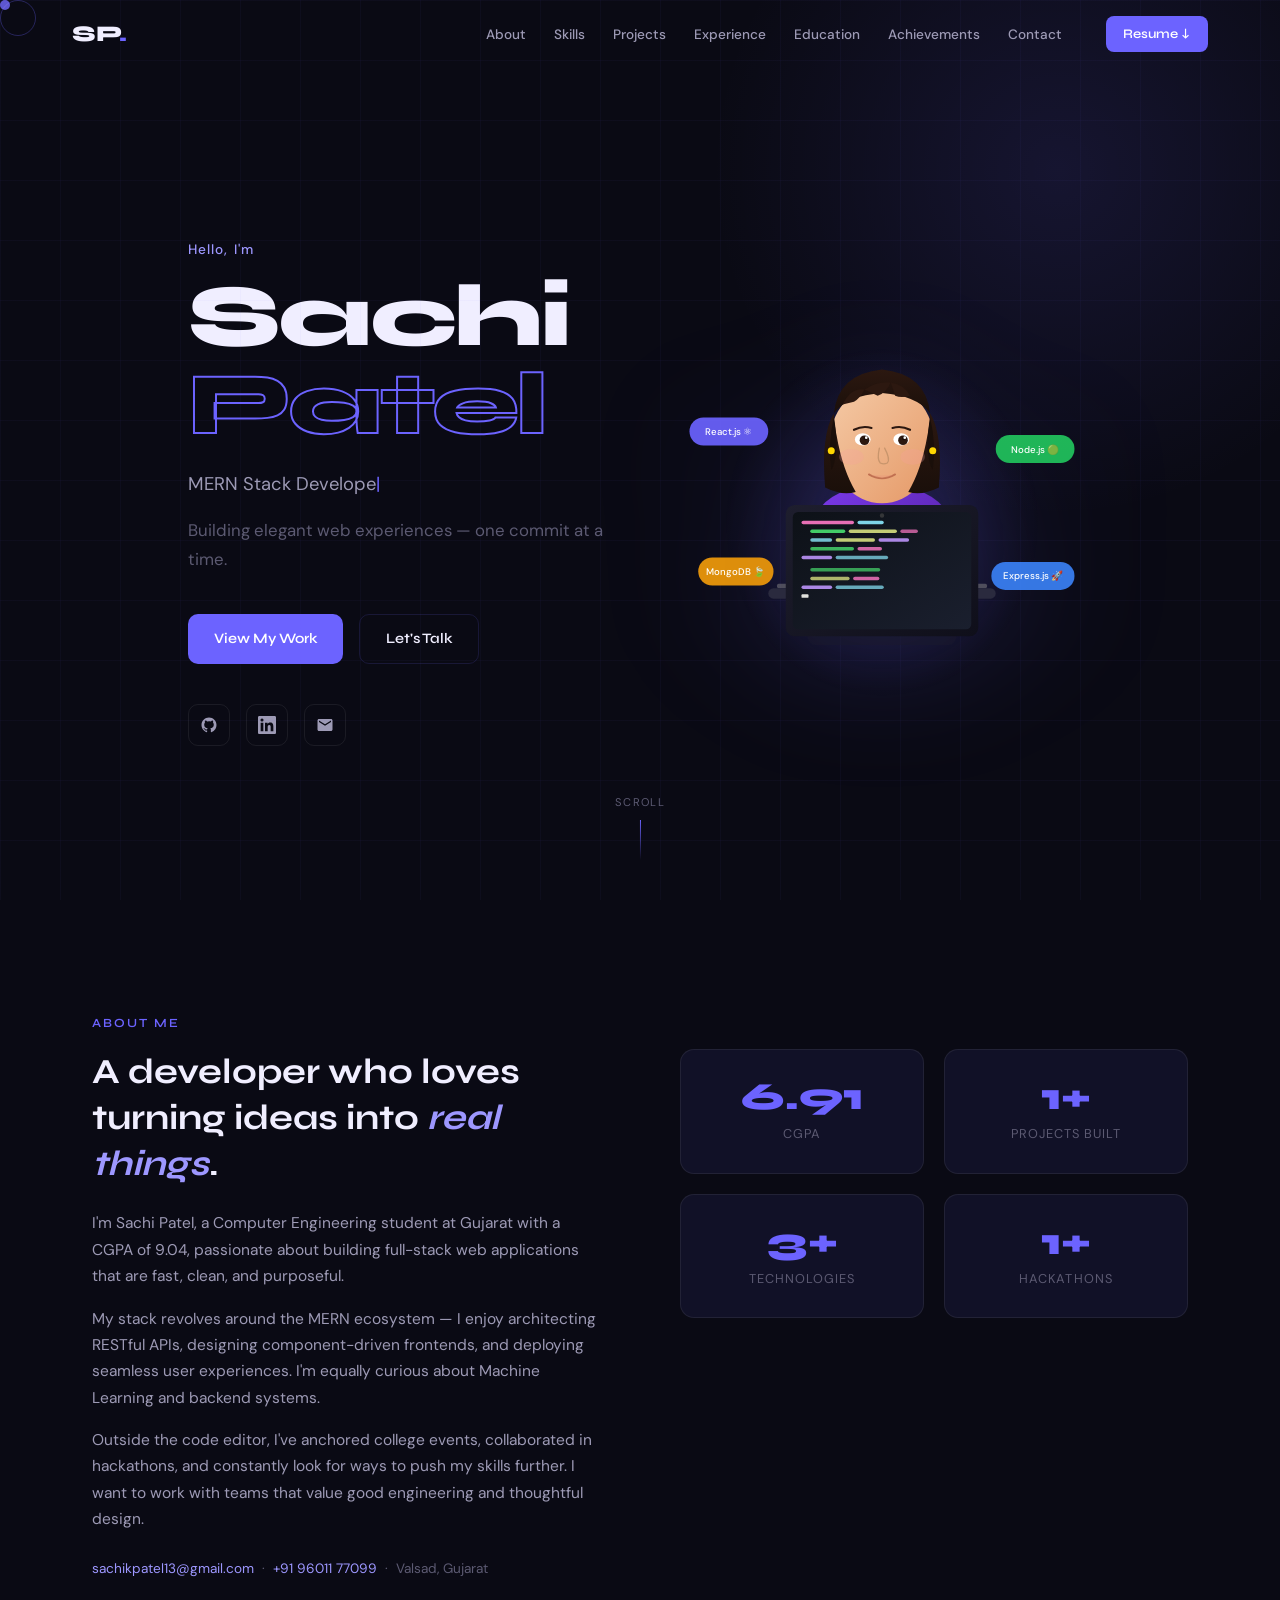
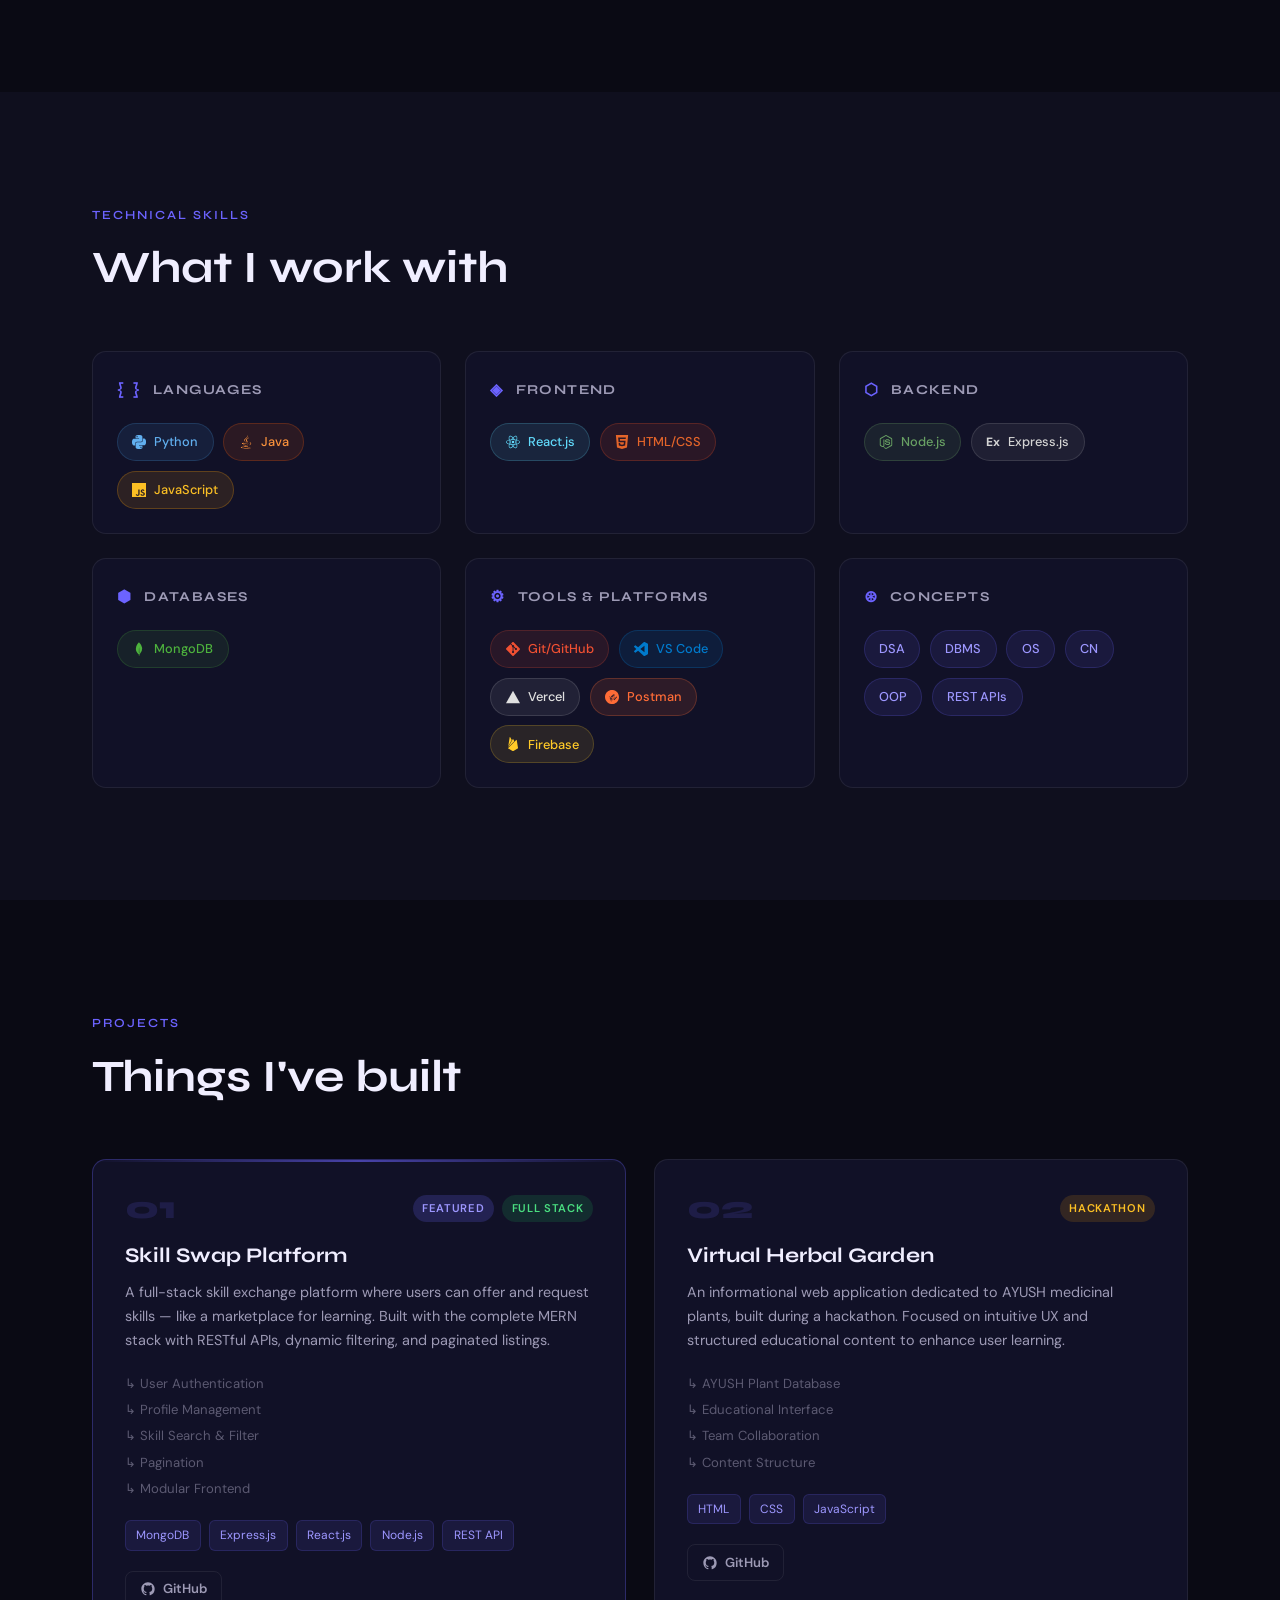
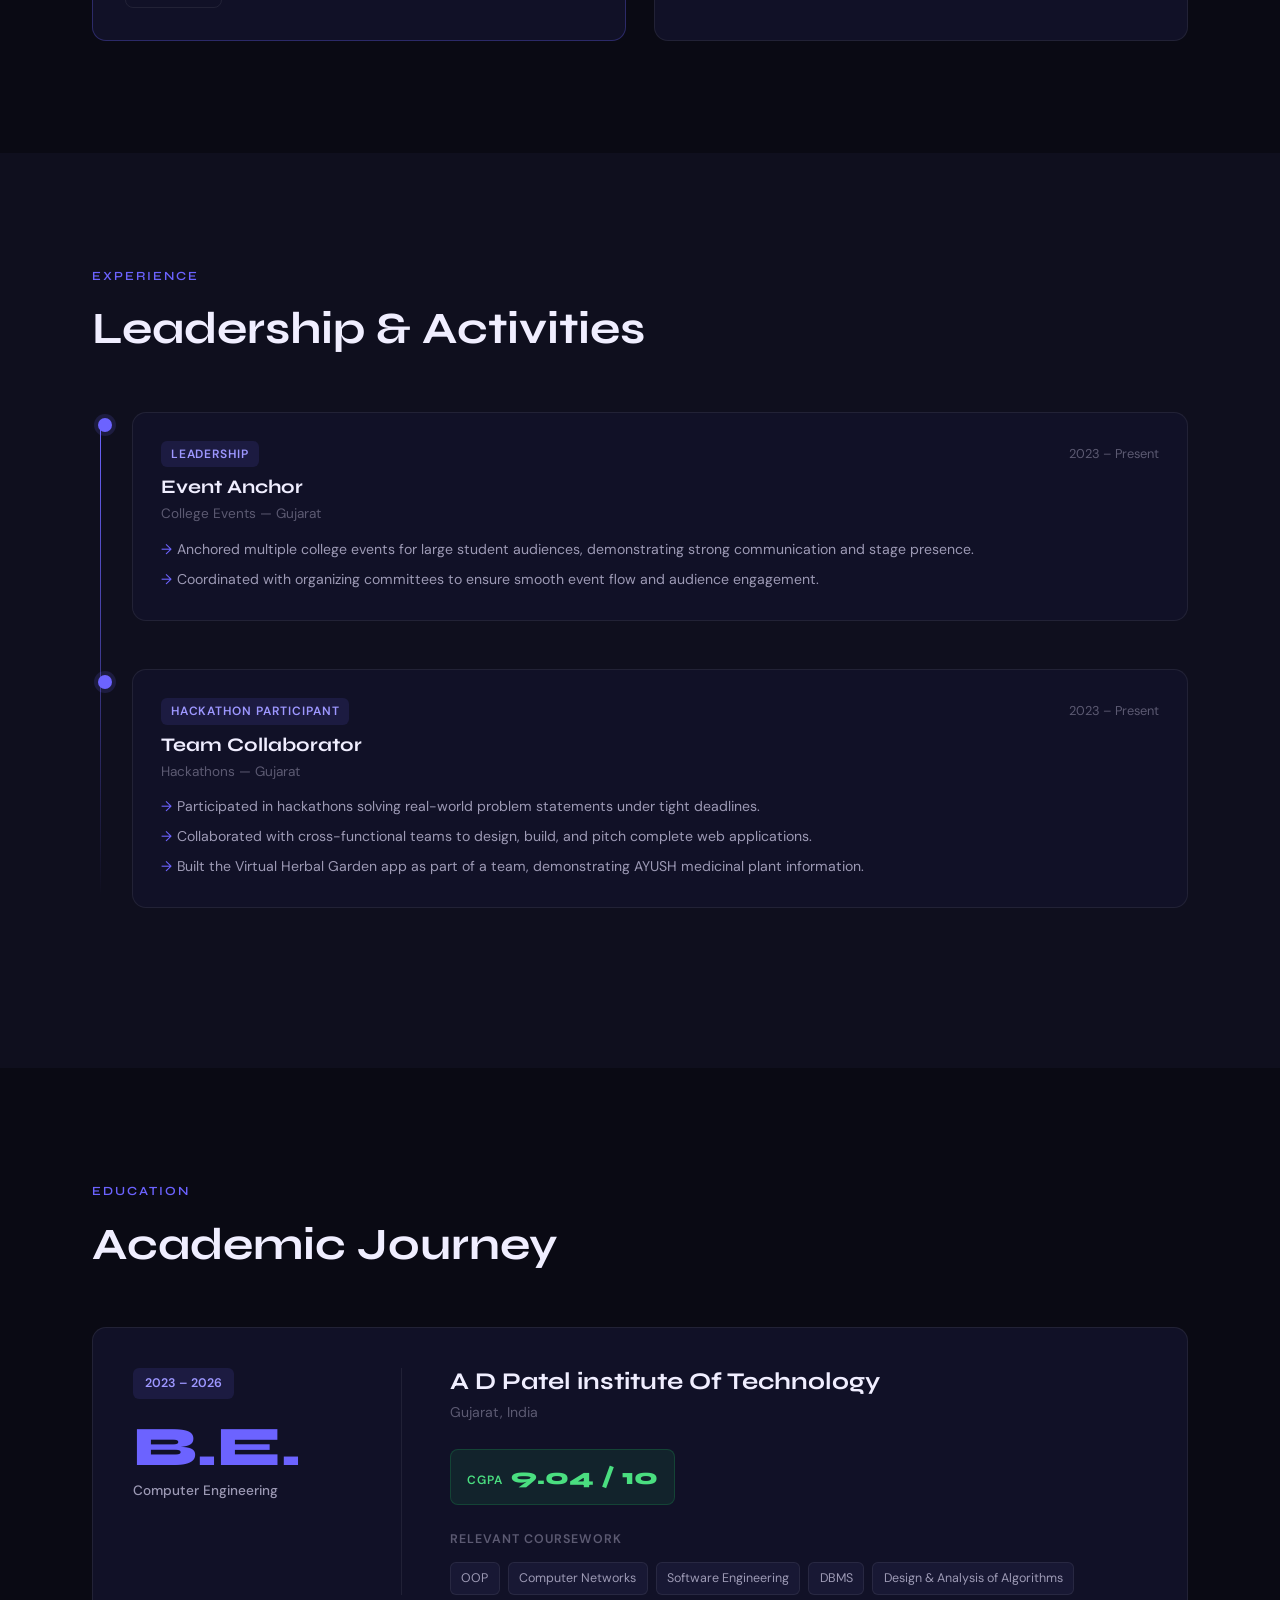
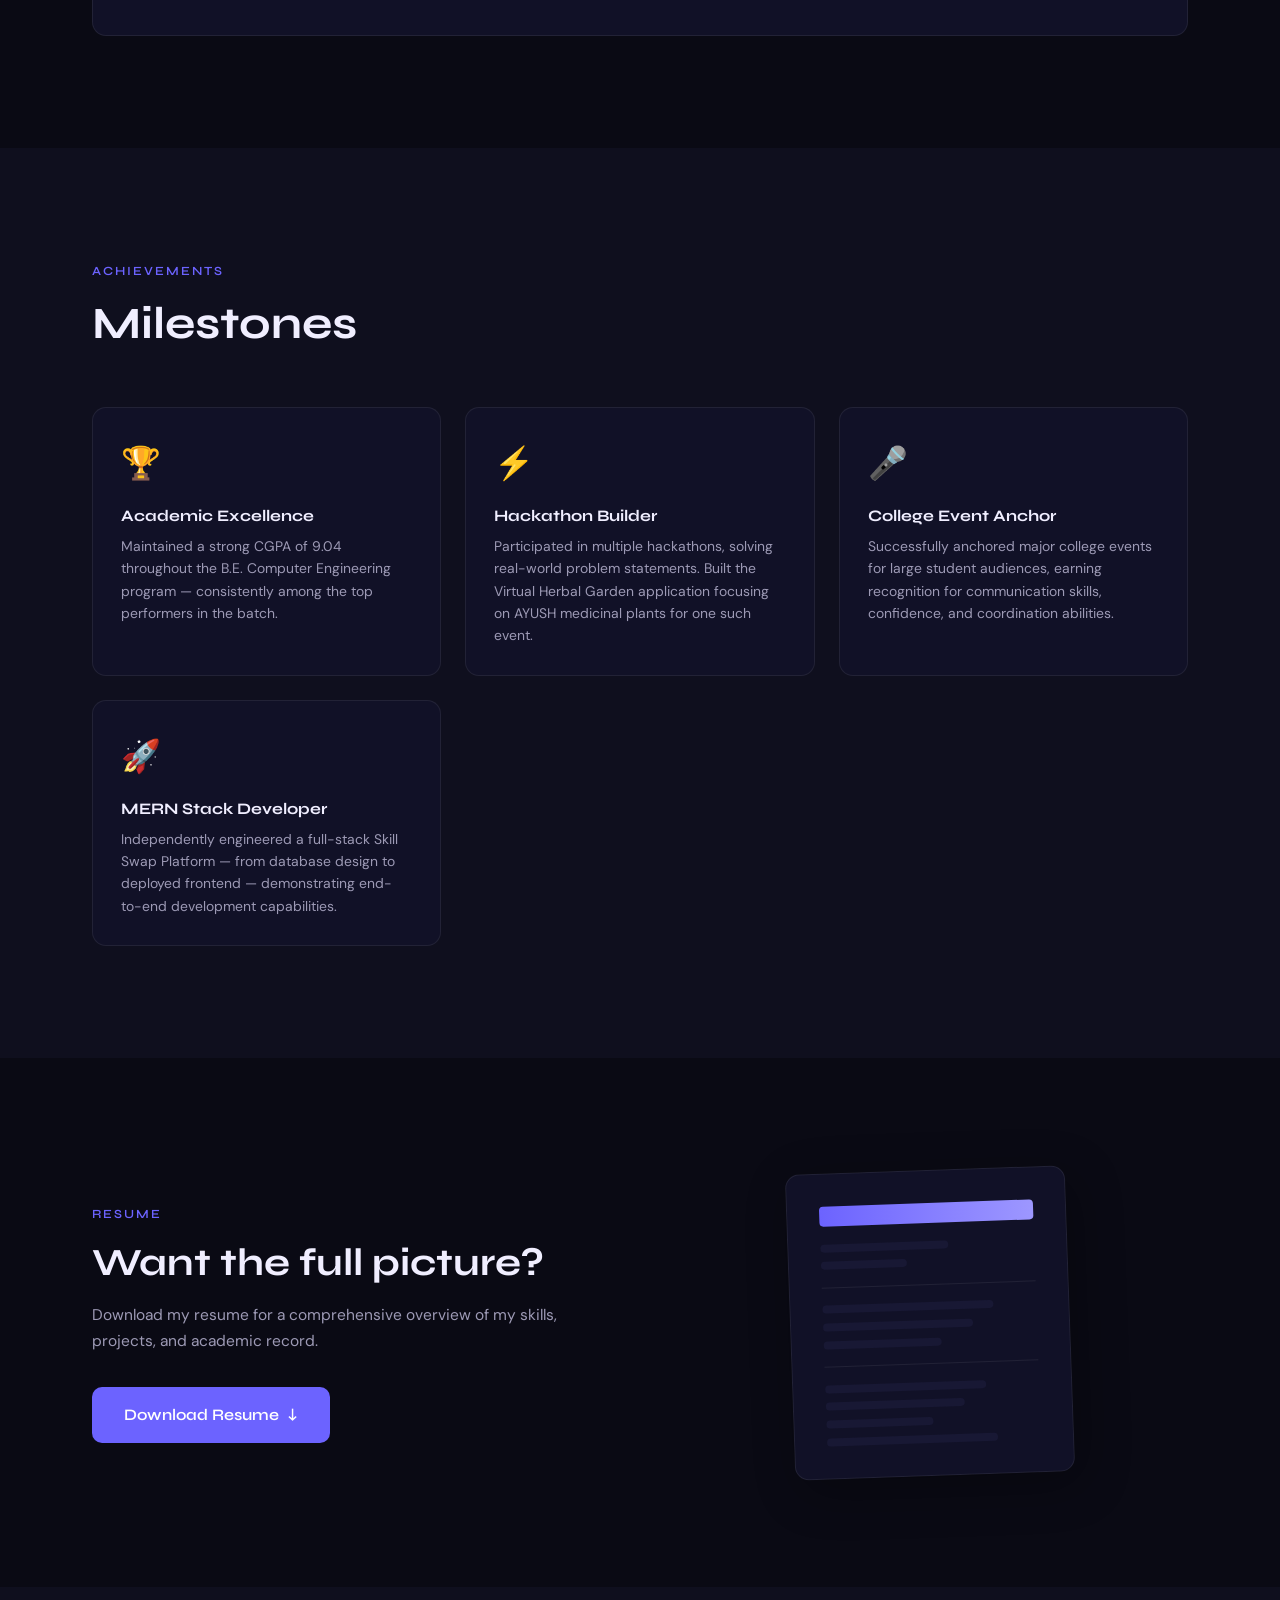
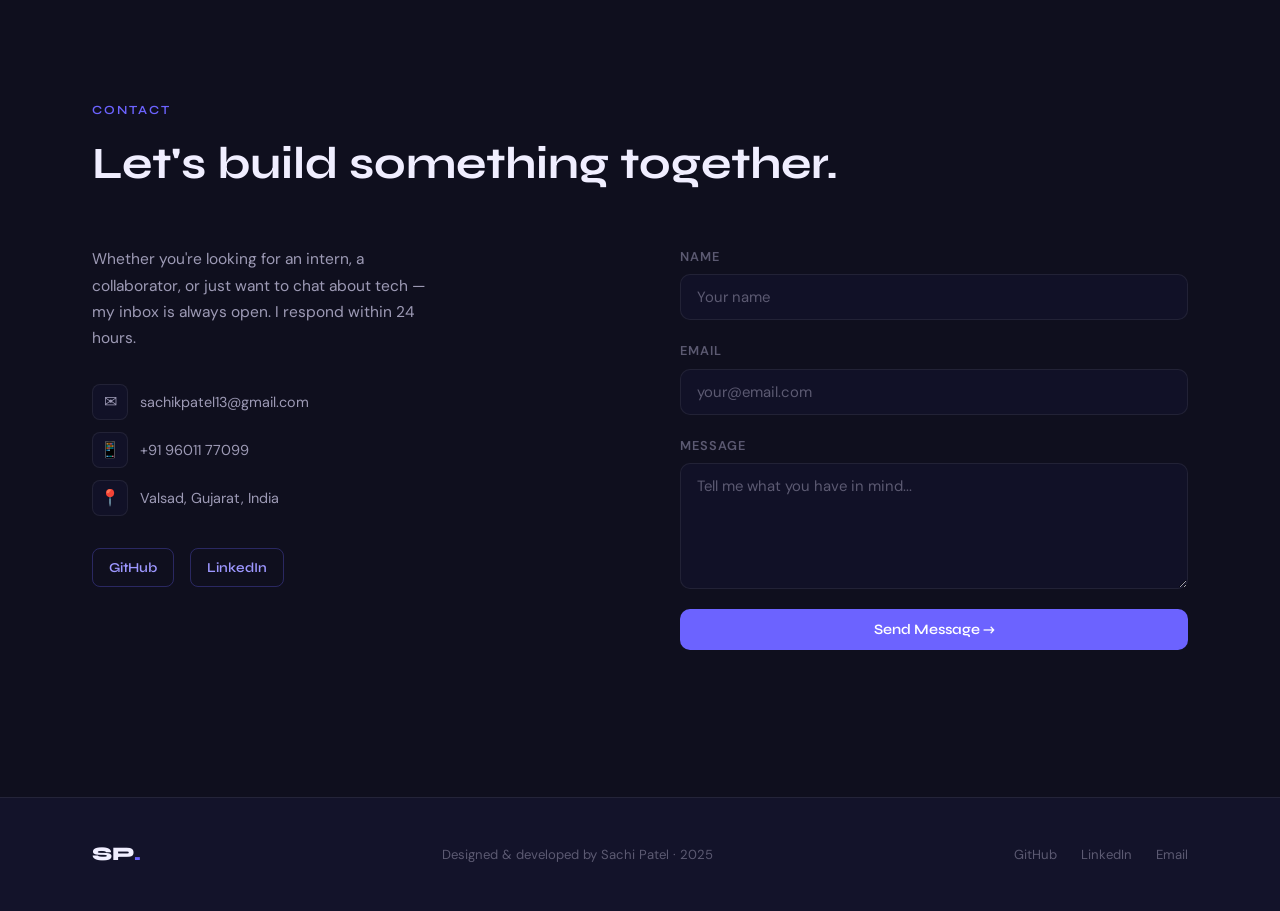
<file: CodeAlpha_PortfolioSite/index.html>
<!DOCTYPE html>
<html lang="en">
<head>
  <meta charset="UTF-8" />
  <meta name="viewport" content="width=device-width, initial-scale=1.0" />
  <title>Sachi Patel — Frontend Developer</title>
  <meta name="description" content="Sachi Patel — Computer Engineering student & MERN Stack developer from Gujarat. Building modern web experiences." />
  <link rel="preconnect" href="https://fonts.googleapis.com" />
  <link rel="preconnect" href="https://fonts.gstatic.com" crossorigin />
  <link href="https://fonts.googleapis.com/css2?family=Syne:wght@400;600;700;800&family=DM+Sans:ital,opsz,wght@0,9..40,300;0,9..40,400;0,9..40,500;1,9..40,300&display=swap" rel="stylesheet" />
  <link rel="stylesheet" href="style.css" />
</head>
<body>

  <!-- NAV -->
  <nav id="navbar">
    <div class="nav-inner">
      <a href="#hero" class="nav-logo">SP<span class="dot">.</span></a>
      <ul class="nav-links">
        <li><a href="#about">About</a></li>
        <li><a href="#skills">Skills</a></li>
        <li><a href="#projects">Projects</a></li>
        <li><a href="#experience">Experience</a></li>
        <li><a href="#education">Education</a></li>
        <li><a href="#achievements">Achievements</a></li>
        <li><a href="#contact">Contact</a></li>
      </ul>
      <a href="resume.pdf" download class="nav-btn">Resume <span>↓</span></a>
      <button class="hamburger" id="hamburger" aria-label="Menu">
        <span></span><span></span><span></span>
      </button>
    </div>
    <div class="mobile-menu" id="mobileMenu">
      <a href="#about">About</a>
      <a href="#skills">Skills</a>
      <a href="#projects">Projects</a>
      <a href="#experience">Experience</a>
      <a href="#education">Education</a>
      <a href="#achievements">Achievements</a>
      <a href="#contact">Contact</a>
    </div>
  </nav>

  <!-- HERO -->
  <section id="hero">
    <div class="hero-bg-grid"></div>
    <div class="hero-glow"></div>
    <div class="hero-inner">
      <div class="hero-left" data-reveal>
        <span class="hero-eyebrow">Hello, I'm</span>
        <h1 class="hero-name">Sachi<br><em>Patel</em></h1>
        <p class="hero-role">
          <span class="typed-text" id="typedText"></span><span class="cursor-blink">|</span>
        </p>
        <p class="hero-tagline">Building elegant web experiences — one commit at a time.</p>
        <div class="hero-ctas">
          <a href="#projects" class="btn-primary">View My Work</a>
          <a href="#contact" class="btn-ghost">Let's Talk</a>
        </div>
        <div class="hero-socials">
          <a href="https://github.com/sachipatel1301" target="_blank" rel="noopener" aria-label="GitHub">
            <svg viewBox="0 0 24 24" fill="currentColor"><path d="M12 2C6.477 2 2 6.484 2 12.017c0 4.425 2.865 8.18 6.839 9.504.5.092.682-.217.682-.483 0-.237-.008-.868-.013-1.703-2.782.605-3.369-1.343-3.369-1.343-.454-1.158-1.11-1.466-1.11-1.466-.908-.62.069-.608.069-.608 1.003.07 1.531 1.032 1.531 1.032.892 1.53 2.341 1.088 2.91.832.092-.647.35-1.088.636-1.338-2.22-.253-4.555-1.113-4.555-4.951 0-1.093.39-1.988 1.029-2.688-.103-.253-.446-1.272.098-2.65 0 0 .84-.27 2.75 1.026A9.564 9.564 0 0112 6.844c.85.004 1.705.115 2.504.337 1.909-1.296 2.747-1.027 2.747-1.027.546 1.379.202 2.398.1 2.651.64.7 1.028 1.595 1.028 2.688 0 3.848-2.339 4.695-4.566 4.943.359.309.678.92.678 1.855 0 1.338-.012 2.419-.012 2.749 0 .268.18.58.688.482A10.019 10.019 0 0022 12.017C22 6.484 17.522 2 12 2z"/></svg>
          </a>
          <a href="https://linkedin.com/in/sachi-patel-81b592276" target="_blank" rel="noopener" aria-label="LinkedIn">
            <svg viewBox="0 0 24 24" fill="currentColor"><path d="M20.447 20.452h-3.554v-5.569c0-1.328-.027-3.037-1.852-3.037-1.853 0-2.136 1.445-2.136 2.939v5.667H9.351V9h3.414v1.561h.046c.477-.9 1.637-1.85 3.37-1.85 3.601 0 4.267 2.37 4.267 5.455v6.286zM5.337 7.433a2.062 2.062 0 01-2.063-2.065 2.064 2.064 0 112.063 2.065zm1.782 13.019H3.555V9h3.564v11.452zM22.225 0H1.771C.792 0 0 .774 0 1.729v20.542C0 23.227.792 24 1.771 24h20.451C23.2 24 24 23.227 24 22.271V1.729C24 .774 23.2 0 22.222 0h.003z"/></svg>
          </a>
          <a href="mailto:sachikpatel13@gmail.com" aria-label="Email">
            <svg viewBox="0 0 24 24" fill="currentColor"><path d="M20 4H4c-1.1 0-1.99.9-1.99 2L2 18c0 1.1.9 2 2 2h16c1.1 0 2-.9 2-2V6c0-1.1-.9-2-2-2zm0 4l-8 5-8-5V6l8 5 8-5v2z"/></svg>
          </a>
        </div>
      </div>
      <div class="hero-right" data-reveal-right>
        <!-- Animated SVG Illustration -->
        <div class="hero-illustration">
          <svg viewBox="0 0 480 520" xmlns="http://www.w3.org/2000/svg" class="dev-svg">
            <!-- Background blob -->
            <defs>
              <radialGradient id="blobGrad" cx="50%" cy="50%" r="50%">
                <stop offset="0%" stop-color="#6c63ff" stop-opacity="0.18"/>
                <stop offset="100%" stop-color="#6c63ff" stop-opacity="0"/>
              </radialGradient>
              <linearGradient id="skinGrad" x1="0%" y1="0%" x2="100%" y2="100%">
                <stop offset="0%" stop-color="#F5CBA7"/>
                <stop offset="100%" stop-color="#E59866"/>
              </linearGradient>
              <linearGradient id="hairGrad" x1="0%" y1="0%" x2="0%" y2="100%">
                <stop offset="0%" stop-color="#2C1810"/>
                <stop offset="100%" stop-color="#1a0f0a"/>
              </linearGradient>
              <linearGradient id="shirtGrad" x1="0%" y1="0%" x2="100%" y2="100%">
                <stop offset="0%" stop-color="#7C3AED"/>
                <stop offset="100%" stop-color="#4C1D95"/>
              </linearGradient>
              <linearGradient id="lapGrad" x1="0%" y1="0%" x2="100%" y2="100%">
                <stop offset="0%" stop-color="#1e1e2e"/>
                <stop offset="100%" stop-color="#0f0f1a"/>
              </linearGradient>
              <linearGradient id="screenGrad" x1="0%" y1="0%" x2="100%" y2="100%">
                <stop offset="0%" stop-color="#0d1117"/>
                <stop offset="100%" stop-color="#1a1f2e"/>
              </linearGradient>
            </defs>

            <!-- Glow blob behind figure -->
            <ellipse cx="240" cy="300" rx="180" ry="200" fill="url(#blobGrad)"/>

            <!-- BODY / TORSO -->
            <!-- Chair back -->
            <rect x="155" y="310" width="170" height="130" rx="10" fill="#1a1a2e" opacity="0.5"/>

            <!-- Shirt / torso -->
            <path d="M165 290 Q180 260 240 255 Q300 260 315 290 L320 400 L160 400 Z" fill="url(#shirtGrad)"/>

            <!-- Collar detail -->
            <path d="M220 270 Q240 285 260 270 L255 260 Q240 272 225 260 Z" fill="#5B21B6"/>

            <!-- NECK -->
            <rect x="225" y="235" width="30" height="35" rx="10" fill="url(#skinGrad)"/>

            <!-- HEAD -->
            <ellipse cx="240" cy="210" rx="60" ry="68" fill="url(#skinGrad)"/>

            <!-- HAIR - longer, flowing -->
            <!-- Back hair -->
            <path d="M185 175 Q170 200 175 260 Q195 270 210 265 Q195 240 188 200 Q185 185 185 175Z" fill="url(#hairGrad)"/>
            <path d="M295 175 Q310 200 305 260 Q285 270 270 265 Q285 240 292 200 Q295 185 295 175Z" fill="url(#hairGrad)"/>

            <!-- Top hair -->
            <path d="M185 175 Q190 130 240 125 Q290 130 295 175 Q280 155 240 152 Q200 155 185 175Z" fill="url(#hairGrad)"/>

            <!-- Side hair strands -->
            <path d="M185 180 Q178 210 182 240 Q186 235 188 215 Q188 195 185 180Z" fill="#1a0f0a"/>
            <path d="M295 180 Q302 210 298 240 Q294 235 292 215 Q292 195 295 180Z" fill="#1a0f0a"/>

            <!-- Bangs/fringe -->
            <path d="M195 165 Q205 145 220 148 Q215 158 208 162Z" fill="#2C1810"/>
            <path d="M220 148 Q235 138 250 140 Q245 152 235 155Z" fill="#2C1810"/>
            <path d="M250 140 Q265 142 272 155 Q262 158 255 155Z" fill="#2C1810"/>

            <!-- FACE FEATURES -->
            <!-- Eyes -->
            <ellipse cx="218" cy="205" rx="9" ry="7" fill="#fff"/>
            <ellipse cx="262" cy="205" rx="9" ry="7" fill="#fff"/>
            <ellipse cx="220" cy="206" rx="5.5" ry="5.5" fill="#2C1810"/>
            <ellipse cx="264" cy="206" rx="5.5" ry="5.5" fill="#2C1810"/>
            <ellipse cx="221" cy="204" rx="2" ry="2" fill="#1a0f0a"/>
            <ellipse cx="265" cy="204" rx="2" ry="2" fill="#1a0f0a"/>
            <!-- Eye shine -->
            <ellipse cx="222" cy="203" rx="1.5" ry="1.5" fill="white"/>
            <ellipse cx="266" cy="203" rx="1.5" ry="1.5" fill="white"/>

            <!-- Eyebrows -->
            <path d="M208 194 Q218 189 228 192" stroke="#2C1810" stroke-width="2.5" fill="none" stroke-linecap="round"/>
            <path d="M252 192 Q262 189 272 194" stroke="#2C1810" stroke-width="2.5" fill="none" stroke-linecap="round"/>

            <!-- Nose -->
            <path d="M237 215 Q234 228 238 232 Q242 234 246 232 Q250 228 243 215" stroke="#c8956c" stroke-width="1.5" fill="none" stroke-linecap="round"/>

            <!-- Mouth - slight smile -->
            <path d="M225 245 Q240 254 255 245" stroke="#c07050" stroke-width="2" fill="none" stroke-linecap="round"/>
            <path d="M228 246 Q240 252 252 246" fill="#e8957a" opacity="0.4"/>

            <!-- Cheek blush -->
            <ellipse cx="205" cy="225" rx="14" ry="9" fill="#f9a0a0" opacity="0.25"/>
            <ellipse cx="275" cy="225" rx="14" ry="9" fill="#f9a0a0" opacity="0.25"/>

            <!-- Earrings -->
            <circle cx="182" cy="218" r="4" fill="#FFD700"/>
            <circle cx="298" cy="218" r="4" fill="#FFD700"/>

            <!-- ARMS -->
            <!-- Left arm -->
            <path d="M165 295 Q140 320 145 380 L175 378 Q168 325 185 305Z" fill="url(#skinGrad)"/>
            <!-- Right arm -->
            <path d="M315 295 Q340 320 335 380 L305 378 Q312 325 295 305Z" fill="url(#skinGrad)"/>

            <!-- Left sleeve -->
            <path d="M165 290 Q145 310 148 360 Q160 365 175 362 Q168 322 185 298Z" fill="url(#shirtGrad)"/>
            <!-- Right sleeve -->
            <path d="M315 290 Q335 310 332 360 Q320 365 305 362 Q312 322 295 298Z" fill="url(#shirtGrad)"/>

            <!-- LAPTOP -->
            <rect x="120" y="370" width="240" height="5" rx="2" fill="#888" opacity="0.5"/>
            <!-- Laptop base -->
            <rect x="110" y="375" width="260" height="12" rx="6" fill="#2a2a3e"/>
            <!-- Laptop screen body -->
            <rect x="130" y="280" width="220" height="150" rx="10" fill="url(#lapGrad)"/>
            <!-- Screen bezel -->
            <rect x="138" y="288" width="204" height="134" rx="6" fill="url(#screenGrad)"/>

            <!-- CODE on screen -->
            <!-- Line 1 -->
            <rect x="148" y="298" width="60" height="4" rx="2" fill="#ff79c6" opacity="0.9"/>
            <rect x="212" y="298" width="30" height="4" rx="2" fill="#8be9fd" opacity="0.9"/>
            <!-- Line 2 -->
            <rect x="158" y="308" width="40" height="4" rx="2" fill="#50fa7b" opacity="0.8"/>
            <rect x="202" y="308" width="55" height="4" rx="2" fill="#f1fa8c" opacity="0.8"/>
            <rect x="261" y="308" width="20" height="4" rx="2" fill="#ff79c6" opacity="0.7"/>
            <!-- Line 3 -->
            <rect x="158" y="318" width="25" height="4" rx="2" fill="#8be9fd" opacity="0.8"/>
            <rect x="187" y="318" width="45" height="4" rx="2" fill="#f1fa8c" opacity="0.8"/>
            <rect x="236" y="318" width="35" height="4" rx="2" fill="#bd93f9" opacity="0.9"/>
            <!-- Line 4 -->
            <rect x="158" y="328" width="50" height="4" rx="2" fill="#50fa7b" opacity="0.7"/>
            <rect x="212" y="328" width="28" height="4" rx="2" fill="#ff79c6" opacity="0.8"/>
            <!-- Line 5 -->
            <rect x="148" y="338" width="35" height="4" rx="2" fill="#bd93f9" opacity="0.9"/>
            <rect x="187" y="338" width="60" height="4" rx="2" fill="#8be9fd" opacity="0.7"/>
            <!-- Line 6 blank -->
            <!-- Line 7 -->
            <rect x="158" y="352" width="80" height="4" rx="2" fill="#50fa7b" opacity="0.6"/>
            <!-- Line 8 -->
            <rect x="158" y="362" width="45" height="4" rx="2" fill="#f1fa8c" opacity="0.7"/>
            <rect x="207" y="362" width="30" height="4" rx="2" fill="#ff79c6" opacity="0.8"/>
            <!-- Line 9 -->
            <rect x="148" y="372" width="35" height="4" rx="2" fill="#bd93f9" opacity="0.9"/>
            <rect x="187" y="372" width="55" height="4" rx="2" fill="#8be9fd" opacity="0.7"/>
            <!-- Cursor blink line -->
            <rect x="148" y="382" width="8" height="4" rx="1" fill="#f8f8f2" opacity="0.9" class="code-cursor"/>

            <!-- Camera dot -->
            <circle cx="240" cy="292" r="2.5" fill="#444" opacity="0.7"/>

            <!-- Floating badges -->
            <g class="float-badge-1">
              <rect x="20" y="180" width="90" height="32" rx="16" fill="#6c63ff" opacity="0.92"/>
              <text x="65" y="200" text-anchor="middle" fill="white" font-size="11" font-family="DM Sans" font-weight="500">React.js ⚛</text>
            </g>
            <g class="float-badge-2">
              <rect x="370" y="200" width="90" height="32" rx="16" fill="#22c55e" opacity="0.92"/>
              <text x="415" y="220" text-anchor="middle" fill="white" font-size="11" font-family="DM Sans" font-weight="500">Node.js 🟢</text>
            </g>
            <g class="float-badge-3">
              <rect x="30" y="340" width="86" height="32" rx="16" fill="#f59e0b" opacity="0.9"/>
              <text x="73" y="360" text-anchor="middle" fill="white" font-size="11" font-family="DM Sans" font-weight="500">MongoDB 🍃</text>
            </g>
            <g class="float-badge-4">
              <rect x="365" y="345" width="95" height="32" rx="16" fill="#3b82f6" opacity="0.92"/>
              <text x="412" y="365" text-anchor="middle" fill="white" font-size="11" font-family="DM Sans" font-weight="500">Express.js 🚀</text>
            </g>
          </svg>
        </div>
      </div>
    </div>
    <div class="scroll-hint">
      <span>scroll</span>
      <div class="scroll-line"></div>
    </div>
  </section>

  <!-- ABOUT -->
  <section id="about" class="section">
    <div class="container">
      <div class="section-label" data-reveal>About Me</div>
      <div class="about-grid">
        <div class="about-text" data-reveal>
          <h2>A developer who loves turning ideas into <em>real things</em>.</h2>
          <p>I'm Sachi Patel, a Computer Engineering student at Gujarat with a CGPA of 9.04, passionate about building full-stack web applications that are fast, clean, and purposeful.</p>
          <p>My stack revolves around the MERN ecosystem — I enjoy architecting RESTful APIs, designing component-driven frontends, and deploying seamless user experiences. I'm equally curious about Machine Learning and backend systems.</p>
          <p>Outside the code editor, I've anchored college events, collaborated in hackathons, and constantly look for ways to push my skills further. I want to work with teams that value good engineering and thoughtful design.</p>
          <div class="about-links">
            <a href="mailto:sachikpatel13@gmail.com">sachikpatel13@gmail.com</a>
            <span>·</span>
            <a href="tel:+919601177099">+91 96011 77099</a>
            <span>·</span>
            <span>Valsad, Gujarat</span>
          </div>
        </div>
        <div class="about-stats" data-reveal-right>
          <div class="stat-card">
            <div class="stat-num" data-count="9.04">0</div>
            <div class="stat-label">CGPA</div>
          </div>
          <div class="stat-card">
            <div class="stat-num" data-count="2" data-suffix="+">0</div>
            <div class="stat-label">Projects Built</div>
          </div>
          <div class="stat-card">
            <div class="stat-num" data-count="5" data-suffix="+">0</div>
            <div class="stat-label">Technologies</div>
          </div>
          <div class="stat-card">
            <div class="stat-num" data-count="2" data-suffix="+">0</div>
            <div class="stat-label">Hackathons</div>
          </div>
        </div>
      </div>
    </div>
  </section>

  <!-- SKILLS -->
  <section id="skills" class="section section-dark">
    <div class="container">
      <div class="section-label" data-reveal>Technical Skills</div>
      <h2 class="section-title" data-reveal>What I work with</h2>
      <div class="skills-grid">

        <div class="skill-category" data-reveal>
          <div class="skill-cat-header">
            <span class="skill-cat-icon">{ }</span>
            <span>Languages</span>
          </div>
          <div class="skill-cards-row">
            <div class="skill-pill skill-python">
              <svg viewBox="0 0 24 24" fill="currentColor" class="skill-icon"><path d="M14.25.18l.9.2.73.26.59.3.45.32.34.34.25.34.16.33.1.3.04.26.02.2-.01.13V8.5l-.05.63-.13.55-.21.46-.26.38-.3.31-.33.25-.35.19-.35.14-.33.1-.3.07-.26.04-.21.02H8.77l-.69.05-.59.14-.5.22-.41.27-.33.32-.27.35-.2.36-.15.37-.1.35-.07.32-.04.27-.02.21v3.06H3.17l-.21-.03-.28-.07-.32-.12-.35-.18-.36-.26-.36-.36-.35-.46-.32-.59-.28-.73-.21-.88-.14-1.05L0 11.97l.06-1.22.16-1.04.24-.87.32-.71.36-.57.4-.44.42-.33.42-.24.4-.16.36-.1.32-.05.24-.01h.16l.06.01h8.16v-.83H6.18l-.01-2.75-.02-.37.05-.34.11-.31.17-.28.25-.26.31-.23.38-.2.44-.18.51-.15.58-.12.64-.1.71-.06.77-.04.84-.02 1.27.05 1.07.13zm-6.3 1.98l-.23.33-.08.41.08.41.23.34.33.22.41.09.41-.09.33-.22.23-.34.08-.41-.08-.41-.23-.33-.33-.22-.41-.09-.41.09-.33.22zM21.1 6.11l.28.06.32.12.35.18.36.27.36.35.35.47.32.59.28.73.21.88.14 1.04.05 1.23-.06 1.23-.16 1.04-.24.86-.32.71-.36.57-.4.45-.42.33-.42.24-.4.16-.36.09-.32.05-.24.02-.16-.01h-8.22v.82h5.84l.01 2.76.02.36-.05.34-.11.31-.17.29-.25.25-.31.24-.38.2-.44.17-.51.15-.58.13-.64.09-.71.07-.77.04-.84.01-1.27-.04-1.07-.14-.9-.2-.73-.25-.59-.3-.45-.33-.34-.34-.25-.34-.16-.33-.1-.3-.04-.25-.02-.2.01-.13v-5.34l.05-.64.13-.54.21-.46.26-.38.3-.31.33-.25.35-.19.35-.14.33-.1.3-.06.26-.04.21-.02.13-.01h5.84l.69-.05.59-.14.5-.21.41-.28.33-.32.27-.35.2-.36.15-.36.1-.35.07-.32.04-.28.02-.21V6.07h2.09l.14.04zm-6.47 14.25l-.23.33-.08.41.08.41.23.33.33.23.41.08.41-.08.33-.23.23-.33.08-.41-.08-.41-.23-.33-.33-.22-.41-.09-.41.09-.33.22z"/></svg>
              Python
            </div>
            <div class="skill-pill skill-java">
              <svg viewBox="0 0 24 24" fill="currentColor" class="skill-icon"><path d="M8.851 18.56s-.917.534.653.714c1.902.218 2.874.187 4.969-.211 0 0 .552.346 1.321.646-4.699 2.013-10.633-.118-6.943-1.149M8.276 15.933s-1.028.761.542.924c2.032.209 3.636.227 6.413-.308 0 0 .384.389.987.602-5.679 1.661-12.007.13-7.942-1.218M13.116 11.475c1.158 1.333-.304 2.533-.304 2.533s2.939-1.518 1.589-3.418c-1.261-1.772-2.228-2.652 3.007-5.688 0-.001-8.216 2.051-4.292 6.573M19.33 20.504s.679.559-.747.991c-2.712.822-11.288 1.069-13.669.033-.856-.373.75-.89 1.254-.998.527-.114.828-.093.828-.093-.953-.671-6.156 1.317-2.643 1.887 9.58 1.553 17.462-.7 14.977-1.82M9.292 13.21s-4.362 1.036-1.544 1.412c1.189.159 3.561.123 5.77-.062 1.806-.152 3.618-.477 3.618-.477s-.637.272-1.098.587c-4.429 1.165-12.986.623-10.522-.568 2.082-1.006 3.776-.892 3.776-.892M17.116 17.584c4.503-2.34 2.421-4.589.968-4.285-.355.074-.515.138-.515.138s.132-.207.385-.297c2.875-1.011 5.086 2.981-.928 4.562 0-.001.07-.062.09-.118M14.401 0s2.494 2.494-2.365 6.33c-3.896 3.077-.888 4.832-.001 6.836-2.274-2.053-3.943-3.858-2.824-5.539 1.644-2.469 6.197-3.665 5.19-7.627M9.734 23.924c4.322.277 10.959-.153 11.116-2.198 0 0-.302.775-3.572 1.391-3.688.694-8.239.613-10.937.168 0-.001.553.457 3.393.639"/></svg>
              Java
            </div>
            <div class="skill-pill skill-js">
              <svg viewBox="0 0 24 24" fill="currentColor" class="skill-icon"><path d="M0 0h24v24H0V0zm22.034 18.276c-.175-1.095-.888-2.015-3.003-2.873-.736-.345-1.554-.585-1.797-1.14-.091-.33-.105-.51-.046-.705.15-.646.915-.84 1.515-.66.39.12.75.42.976.9 1.034-.676 1.034-.676 1.755-1.125-.27-.42-.404-.601-.586-.78-.63-.705-1.469-1.065-2.834-1.034l-.705.089c-.676.165-1.32.525-1.71 1.005-1.14 1.291-.811 3.541.569 4.471 1.365 1.02 3.361 1.244 3.616 2.205.24 1.17-.87 1.545-1.966 1.41-.811-.18-1.26-.586-1.755-1.336l-1.83 1.051c.21.48.45.689.81 1.109 1.74 1.756 6.09 1.666 6.871-1.004.029-.09.24-.705.074-1.65l.046.067zm-8.983-7.245h-2.248c0 1.938-.009 3.864-.009 5.805 0 1.232.063 2.363-.138 2.711-.33.689-1.18.601-1.566.48-.396-.196-.597-.466-.83-.855-.063-.105-.11-.196-.127-.196l-1.825 1.125c.305.63.75 1.172 1.324 1.517.855.51 2.004.675 3.207.405.783-.226 1.458-.691 1.811-1.411.51-.93.402-2.07.397-3.346.012-2.054 0-4.109 0-6.179l.004-.056z"/></svg>
              JavaScript
            </div>
          </div>
        </div>

        <div class="skill-category" data-reveal>
          <div class="skill-cat-header">
            <span class="skill-cat-icon">◈</span>
            <span>Frontend</span>
          </div>
          <div class="skill-cards-row">
            <div class="skill-pill skill-react">
              <svg viewBox="0 0 24 24" fill="currentColor" class="skill-icon"><path d="M14.23 12.004a2.236 2.236 0 0 1-2.235 2.236 2.236 2.236 0 0 1-2.236-2.236 2.236 2.236 0 0 1 2.235-2.236 2.236 2.236 0 0 1 2.236 2.236zm2.648-10.69c-1.346 0-3.107.96-4.888 2.622-1.78-1.653-3.542-2.602-4.887-2.602-.41 0-.783.093-1.106.278-1.375.793-1.683 3.264-.973 6.365C1.98 8.917 0 10.42 0 12.004c0 1.59 1.99 3.097 5.043 4.03-.704 3.113-.39 5.588.988 6.38.32.187.69.275 1.102.275 1.345 0 3.107-.96 4.888-2.624 1.78 1.654 3.542 2.603 4.887 2.603.41 0 .783-.09 1.106-.275 1.374-.792 1.683-3.263.973-6.365C22.02 15.096 24 13.59 24 12.004c0-1.59-1.99-3.097-5.043-4.032.704-3.11.39-5.587-.988-6.38-.318-.184-.688-.277-1.092-.278zm-.005 1.09v.006c.225 0 .406.044.558.127.666.382.955 1.835.73 3.704-.054.46-.142.945-.25 1.44-.96-.236-2.006-.417-3.107-.534-.66-.905-1.345-1.727-2.035-2.447 1.592-1.48 3.087-2.292 4.105-2.295zm-9.77.02c1.012 0 2.514.808 4.11 2.28-.686.72-1.37 1.537-2.02 2.442-1.107.117-2.154.298-3.113.538-.112-.49-.195-.964-.254-1.42-.23-1.868.054-3.32.714-3.707.19-.09.4-.127.563-.132zm4.882 3.05c.455.468.91.992 1.36 1.564-.44-.02-.89-.034-1.345-.034-.46 0-.915.01-1.36.034.44-.572.895-1.096 1.345-1.565zM12 8.1c.74 0 1.477.034 2.202.093.406.582.802 1.203 1.183 1.86.372.64.71 1.29 1.018 1.946-.308.655-.646 1.31-1.013 1.95-.38.66-.773 1.288-1.18 1.87-.728.063-1.466.098-2.21.098-.74 0-1.477-.035-2.202-.093-.406-.582-.802-1.204-1.183-1.86-.372-.64-.71-1.29-1.018-1.946.303-.657.646-1.313 1.013-1.954.38-.66.773-1.286 1.18-1.868.728-.064 1.466-.098 2.21-.098zm-3.635.254c-.24.377-.48.763-.704 1.16-.225.39-.435.782-.635 1.174-.265-.656-.49-1.31-.676-1.947.64-.15 1.315-.283 2.015-.386zm7.26 0c.695.103 1.365.23 2.006.387-.18.632-.405 1.282-.66 1.933-.2-.39-.41-.783-.64-1.174-.225-.392-.465-.774-.705-1.146zm3.063.675c.484.15.944.317 1.375.498 1.732.74 2.852 1.708 2.852 2.476-.005.768-1.125 1.74-2.857 2.475-.42.18-.88.342-1.355.493-.28-.958-.646-1.956-1.1-2.98.45-1.017.81-2.01 1.085-2.964zm-13.395.004c.278.96.645 1.957 1.1 2.98-.45 1.017-.812 2.01-1.086 2.964-.484-.15-.944-.318-1.37-.5-1.732-.737-2.852-1.706-2.852-2.474 0-.768 1.12-1.742 2.852-2.476.42-.18.88-.342 1.356-.494zm11.678 4.28c.265.657.49 1.312.676 1.948-.64.150-1.315.283-2.015.386.24-.375.48-.762.705-1.158.225-.39.435-.782.634-1.176zm-9.945.02c.2.392.41.783.64 1.175.23.39.465.772.705 1.143-.695-.102-1.365-.23-2.006-.386.18-.63.406-1.282.66-1.933zM17.92 16.32c.112.493.2.968.254 1.423.23 1.868-.054 3.32-.714 3.708-.147.09-.338.128-.563.128-1.012 0-2.514-.807-4.11-2.28.686-.72 1.37-1.536 2.02-2.44 1.107-.118 2.154-.3 3.113-.54zm-11.83.01c.96.234 2.006.415 3.107.532.66.905 1.345 1.727 2.035 2.446-1.595 1.483-3.092 2.295-4.11 2.295-.22-.005-.406-.05-.553-.132-.666-.38-.955-1.834-.73-3.703.054-.46.142-.944.25-1.438zm4.56.64c.44.02.89.034 1.345.034.46 0 .915-.01 1.36-.034-.44.572-.895 1.095-1.345 1.565-.455-.47-.91-.993-1.36-1.565z"/></svg>
              React.js
            </div>
            <div class="skill-pill skill-html">
              <svg viewBox="0 0 24 24" fill="currentColor" class="skill-icon"><path d="M1.5 0h21l-1.91 21.563L11.977 24l-8.565-2.438L1.5 0zm7.031 9.75l-.232-2.718 10.059.003.23-2.622L5.412 4.41l.698 8.01h9.126l-.326 3.426-2.91.804-2.955-.81-.188-2.11H6.248l.33 4.171L12 19.351l5.379-1.443.744-8.157H8.531z"/></svg>
              HTML/CSS
            </div>
          </div>
        </div>

        <div class="skill-category" data-reveal>
          <div class="skill-cat-header">
            <span class="skill-cat-icon">⬡</span>
            <span>Backend</span>
          </div>
          <div class="skill-cards-row">
            <div class="skill-pill skill-node">
              <svg viewBox="0 0 24 24" fill="currentColor" class="skill-icon"><path d="M11.998,24c-0.321,0-0.641-0.084-0.922-0.247l-2.936-1.737c-0.438-0.245-0.224-0.332-0.08-0.383 c0.585-0.203,0.703-0.25,1.328-0.604c0.065-0.037,0.151-0.023,0.218,0.017l2.256,1.339c0.082,0.045,0.197,0.045,0.272,0l8.795-5.076 c0.082-0.047,0.134-0.141,0.134-0.238V6.921c0-0.099-0.053-0.192-0.137-0.242l-8.791-5.072c-0.081-0.047-0.189-0.047-0.271,0 L3.065,6.68C2.981,6.729,2.928,6.825,2.928,6.921v10.15c0,0.097,0.052,0.19,0.134,0.234l2.41,1.391 c1.307,0.654,2.108-0.116,2.108-0.89V7.787c0-0.142,0.114-0.253,0.256-0.253h1.115c0.139,0,0.255,0.112,0.255,0.253v10.021 c0,1.745-0.95,2.745-2.604,2.745c-0.508,0-0.909,0-2.026-0.551L2.28,18.675c-0.57-0.329-0.922-0.945-0.922-1.604V6.921 c0-0.659,0.353-1.275,0.922-1.603l8.795-5.082c0.557-0.315,1.296-0.315,1.848,0l8.794,5.082c0.57,0.329,0.924,0.944,0.924,1.603 v10.15c0,0.659-0.354,1.275-0.924,1.604l-8.794,5.078C12.643,23.916,12.324,24,11.998,24z M19.099,13.993 c0-1.9-1.284-2.406-3.987-2.763c-2.731-0.361-3.009-0.548-3.009-1.187c0-0.528,0.235-1.233,2.258-1.233 c1.807,0,2.473,0.389,2.747,1.607c0.024,0.115,0.129,0.199,0.247,0.199h1.141c0.071,0,0.138-0.031,0.186-0.081 c0.048-0.054,0.074-0.123,0.067-0.196c-0.177-2.098-1.571-3.076-4.388-3.076c-2.508,0-4.004,1.058-4.004,2.833 c0,1.925,1.488,2.457,3.895,2.695c2.88,0.282,3.103,0.703,3.103,1.269c0,0.983-0.789,1.402-2.642,1.402 c-2.327,0-2.839-0.584-3.011-1.742c-0.02-0.124-0.127-0.215-0.253-0.215h-1.137c-0.141,0-0.254,0.112-0.254,0.253 c0,1.482,0.806,3.248,4.655,3.248C17.501,17.007,19.099,15.91,19.099,13.993z"/></svg>
              Node.js
            </div>
            <div class="skill-pill skill-express">
              <span class="skill-icon-text">Ex</span>
              Express.js
            </div>
          </div>
        </div>

        <div class="skill-category" data-reveal>
          <div class="skill-cat-header">
            <span class="skill-cat-icon">⬢</span>
            <span>Databases</span>
          </div>
          <div class="skill-cards-row">
            <div class="skill-pill skill-mongo">
              <svg viewBox="0 0 24 24" fill="currentColor" class="skill-icon"><path d="M17.193 9.555c-1.264-5.58-4.252-7.414-4.573-8.115-.28-.394-.53-.954-.735-1.44-.036.495-.055.685-.523 1.184-.723.566-4.438 3.682-4.74 10.02-.282 5.912 4.27 9.435 4.888 9.884l.07.05A73.49 73.49 0 0111.91 24h.481c.114-1.032.284-2.056.51-3.07.417-.296.604-.463.85-.693a11.342 11.342 0 003.639-8.464c.01-.814-.154-1.86-.197-2.218zm-5.336 8.195s0-8.291.275-8.29c.213 0 .49 10.695.49 10.695-.381-.045-.765-1.76-.765-2.405z"/></svg>
              MongoDB
            </div>
          </div>
        </div>

        <div class="skill-category" data-reveal>
          <div class="skill-cat-header">
            <span class="skill-cat-icon">⚙</span>
            <span>Tools & Platforms</span>
          </div>
          <div class="skill-cards-row">
            <div class="skill-pill skill-git">
              <svg viewBox="0 0 24 24" fill="currentColor" class="skill-icon"><path d="M23.546 10.93L13.067.452c-.604-.603-1.582-.603-2.188 0L8.708 2.627l2.76 2.76c.645-.215 1.379-.07 1.889.441.516.515.658 1.258.438 1.9l2.658 2.66c.645-.223 1.387-.078 1.9.435.721.72.721 1.884 0 2.604-.719.719-1.881.719-2.6 0-.539-.541-.674-1.337-.404-1.996L12.86 8.955v6.525c.176.086.342.203.488.348.713.721.713 1.883 0 2.6-.719.721-1.889.721-2.609 0-.719-.719-.719-1.879 0-2.598.182-.18.387-.316.605-.406V8.835c-.217-.091-.424-.222-.6-.401-.545-.545-.676-1.342-.396-2.009L7.636 3.7.45 10.881c-.6.605-.6 1.584 0 2.189l10.48 10.477c.604.604 1.582.604 2.186 0l10.43-10.43c.605-.603.605-1.582 0-2.187"/></svg>
              Git/GitHub
            </div>
            <div class="skill-pill skill-vscode">
              <svg viewBox="0 0 24 24" fill="currentColor" class="skill-icon"><path d="M23.15 2.587L18.21.21a1.494 1.494 0 0 0-1.705.29l-9.46 8.63-4.12-3.128a.999.999 0 0 0-1.276.057L.327 7.261A1 1 0 0 0 .326 8.74L3.899 12 .326 15.26a1 1 0 0 0 .001 1.479L1.65 17.94a.999.999 0 0 0 1.276.057l4.12-3.128 9.46 8.63a1.492 1.492 0 0 0 1.704.29l4.942-2.377A1.5 1.5 0 0 0 24 19.88V4.12a1.5 1.5 0 0 0-.85-1.533zm-5.146 14.861L10.826 12l7.178-5.448v10.896z"/></svg>
              VS Code
            </div>
            <div class="skill-pill skill-vercel">
              <svg viewBox="0 0 24 24" fill="currentColor" class="skill-icon"><path d="M24 22.525H0l12-21.05 12 21.05z"/></svg>
              Vercel
            </div>
            <div class="skill-pill skill-postman">
              <svg viewBox="0 0 24 24" fill="currentColor" class="skill-icon"><path d="M13.527.099C6.955-.744.942 3.9.099 10.473c-.843 6.572 3.8 12.584 10.373 13.428 6.573.843 12.587-3.801 13.428-10.374C24.744 6.955 20.101.943 13.527.099zm2.471 7.485a.855.855 0 0 0-.593.25l-4.453 4.453-.307-.307-.643-.643c4.389-4.376 5.18-4.418 5.996-3.753zm-4.863 4.861l4.44-4.44a.62.62 0 1 1 .874.875l-4.565 4.564-.749-.999zm1.666 1.669l-2.916 2.917a4.455 4.455 0 0 1-1.666-3.412c0-.26.023-.515.068-.76l2.16 2.16.354-.354-3.495-3.495.457-.457 3.838 3.401zm-3.26 3.814l3.024-3.024.354.354-3.067 3.067a4.465 4.465 0 0 1-.311-.397zm4.097-2.81l.749.999-2.856 2.855a4.482 4.482 0 0 1-1.291-1.084l3.398-2.77zm-2.152 3.996a4.445 4.445 0 0 1-1.876-.422l2.896-2.896 1.045 1.395-2.065 1.923zm4.568-1.752l-1.045-1.395 4.565-4.564a.616.616 0 0 1 .875.003.62.62 0 0 1-.001.872l-4.394 5.084zm1.23-5.707l-4.44 4.441-.354-.354 4.44-4.44.354.353z"/></svg>
              Postman
            </div>
            <div class="skill-pill skill-firebase">
              <svg viewBox="0 0 24 24" fill="currentColor" class="skill-icon"><path d="M3.89 15.672L6.255.461A.542.542 0 0 1 7.27.288l2.543 4.771zm16.794 3.692l-2.25-14a.54.54 0 0 0-.919-.295L3.316 19.365l7.856 4.427a1.621 1.621 0 0 0 1.588 0zM14.3 7.147l-1.82-3.482a.542.542 0 0 0-.96 0L3.53 17.984z"/></svg>
              Firebase
            </div>
          </div>
        </div>

        <div class="skill-category" data-reveal>
          <div class="skill-cat-header">
            <span class="skill-cat-icon">⊛</span>
            <span>Concepts</span>
          </div>
          <div class="skill-cards-row">
            <div class="skill-pill skill-concept">DSA</div>
            <div class="skill-pill skill-concept">DBMS</div>
            <div class="skill-pill skill-concept">OS</div>
            <div class="skill-pill skill-concept">CN</div>
            <div class="skill-pill skill-concept">OOP</div>
            <div class="skill-pill skill-concept">REST APIs</div>
          </div>
        </div>

      </div>
    </div>
  </section>

  <!-- PROJECTS -->
  <section id="projects" class="section">
    <div class="container">
      <div class="section-label" data-reveal>Projects</div>
      <h2 class="section-title" data-reveal>Things I've built</h2>
      <div class="projects-grid">

        <div class="project-card featured" data-reveal>
          <div class="project-card-top">
            <div class="project-num">01</div>
            <div class="project-badges">
              <span class="badge badge-featured">Featured</span>
              <span class="badge badge-full">Full Stack</span>
            </div>
          </div>
          <h3>Skill Swap Platform</h3>
          <p>A full-stack skill exchange platform where users can offer and request skills — like a marketplace for learning. Built with the complete MERN stack with RESTful APIs, dynamic filtering, and paginated listings.</p>
          <div class="project-features">
            <span>↳ User Authentication</span>
            <span>↳ Profile Management</span>
            <span>↳ Skill Search & Filter</span>
            <span>↳ Pagination</span>
            <span>↳ Modular Frontend</span>
          </div>
          <div class="project-tech">
            <span>MongoDB</span>
            <span>Express.js</span>
            <span>React.js</span>
            <span>Node.js</span>
            <span>REST API</span>
          </div>
          <div class="project-links">
            <a href="https://github.com/sachipatel1301" target="_blank" rel="noopener" class="project-link">
              <svg viewBox="0 0 24 24" fill="currentColor" width="16" height="16"><path d="M12 2C6.477 2 2 6.484 2 12.017c0 4.425 2.865 8.18 6.839 9.504.5.092.682-.217.682-.483 0-.237-.008-.868-.013-1.703-2.782.605-3.369-1.343-3.369-1.343-.454-1.158-1.11-1.466-1.11-1.466-.908-.62.069-.608.069-.608 1.003.07 1.531 1.032 1.531 1.032.892 1.53 2.341 1.088 2.91.832.092-.647.35-1.088.636-1.338-2.22-.253-4.555-1.113-4.555-4.951 0-1.093.39-1.988 1.029-2.688-.103-.253-.446-1.272.098-2.65 0 0 .84-.27 2.75 1.026A9.564 9.564 0 0112 6.844c.85.004 1.705.115 2.504.337 1.909-1.296 2.747-1.027 2.747-1.027.546 1.379.202 2.398.1 2.651.64.7 1.028 1.595 1.028 2.688 0 3.848-2.339 4.695-4.566 4.943.359.309.678.92.678 1.855 0 1.338-.012 2.419-.012 2.749 0 .268.18.58.688.482A10.019 10.019 0 0022 12.017C22 6.484 17.522 2 12 2z"/></svg>
              GitHub
            </a>
          </div>
        </div>

        <div class="project-card" data-reveal>
          <div class="project-card-top">
            <div class="project-num">02</div>
            <div class="project-badges">
              <span class="badge badge-hack">Hackathon</span>
            </div>
          </div>
          <h3>Virtual Herbal Garden</h3>
          <p>An informational web application dedicated to AYUSH medicinal plants, built during a hackathon. Focused on intuitive UX and structured educational content to enhance user learning.</p>
          <div class="project-features">
            <span>↳ AYUSH Plant Database</span>
            <span>↳ Educational Interface</span>
            <span>↳ Team Collaboration</span>
            <span>↳ Content Structure</span>
          </div>
          <div class="project-tech">
            <span>HTML</span>
            <span>CSS</span>
            <span>JavaScript</span>
          </div>
          <div class="project-links">
            <a href="https://github.com/sachipatel1301" target="_blank" rel="noopener" class="project-link">
              <svg viewBox="0 0 24 24" fill="currentColor" width="16" height="16"><path d="M12 2C6.477 2 2 6.484 2 12.017c0 4.425 2.865 8.18 6.839 9.504.5.092.682-.217.682-.483 0-.237-.008-.868-.013-1.703-2.782.605-3.369-1.343-3.369-1.343-.454-1.158-1.11-1.466-1.11-1.466-.908-.62.069-.608.069-.608 1.003.07 1.531 1.032 1.531 1.032.892 1.53 2.341 1.088 2.91.832.092-.647.35-1.088.636-1.338-2.22-.253-4.555-1.113-4.555-4.951 0-1.093.39-1.988 1.029-2.688-.103-.253-.446-1.272.098-2.65 0 0 .84-.27 2.75 1.026A9.564 9.564 0 0112 6.844c.85.004 1.705.115 2.504.337 1.909-1.296 2.747-1.027 2.747-1.027.546 1.379.202 2.398.1 2.651.64.7 1.028 1.595 1.028 2.688 0 3.848-2.339 4.695-4.566 4.943.359.309.678.92.678 1.855 0 1.338-.012 2.419-.012 2.749 0 .268.18.58.688.482A10.019 10.019 0 0022 12.017C22 6.484 17.522 2 12 2z"/></svg>
              GitHub
            </a>
          </div>
        </div>

      </div>
    </div>
  </section>

  <!-- EXPERIENCE -->
  <section id="experience" class="section section-dark">
    <div class="container">
      <div class="section-label" data-reveal>Experience</div>
      <h2 class="section-title" data-reveal>Leadership & Activities</h2>
      <div class="exp-list">

        <div class="exp-item" data-reveal>
          <div class="exp-dot"></div>
          <div class="exp-content">
            <div class="exp-meta">
              <span class="exp-type">Leadership</span>
              <span class="exp-year">2023 – Present</span>
            </div>
            <h3>Event Anchor</h3>
            <p class="exp-org">College Events — Gujarat</p>
            <ul class="exp-points">
              <li>Anchored multiple college events for large student audiences, demonstrating strong communication and stage presence.</li>
              <li>Coordinated with organizing committees to ensure smooth event flow and audience engagement.</li>
            </ul>
          </div>
        </div>

        <div class="exp-item" data-reveal>
          <div class="exp-dot"></div>
          <div class="exp-content">
            <div class="exp-meta">
              <span class="exp-type">Hackathon Participant</span>
              <span class="exp-year">2023 – Present</span>
            </div>
            <h3>Team Collaborator</h3>
            <p class="exp-org">Hackathons — Gujarat</p>
            <ul class="exp-points">
              <li>Participated in hackathons solving real-world problem statements under tight deadlines.</li>
              <li>Collaborated with cross-functional teams to design, build, and pitch complete web applications.</li>
              <li>Built the Virtual Herbal Garden app as part of a team, demonstrating AYUSH medicinal plant information.</li>
            </ul>
          </div>
        </div>

      </div>
    </div>
  </section>

  <!-- EDUCATION -->
  <section id="education" class="section">
    <div class="container">
      <div class="section-label" data-reveal>Education</div>
      <h2 class="section-title" data-reveal>Academic Journey</h2>
      <div class="edu-card" data-reveal>
        <div class="edu-left">
          <div class="edu-year-badge">2023 – 2026</div>
          <div class="edu-degree">B.E.</div>
          <div class="edu-stream">Computer Engineering</div>
        </div>
        <div class="edu-divider"></div>
        <div class="edu-right">
          <h3>A D Patel institute Of Technology</h3>
          <p>Gujarat, India</p>
          <div class="edu-cgpa">
            <span class="cgpa-label">CGPA</span>
            <span class="cgpa-val">9.04 / 10</span>
          </div>
          <div class="edu-courses">
            <p class="courses-label">Relevant Coursework</p>
            <div class="courses-grid">
              <span>OOP</span>
              <span>Computer Networks</span>
              <span>Software Engineering</span>
              <span>DBMS</span>
              <span>Design & Analysis of Algorithms</span>
            </div>
          </div>
        </div>
      </div>
    </div>
  </section>

  <!-- ACHIEVEMENTS -->
  <section id="achievements" class="section section-dark">
    <div class="container">
      <div class="section-label" data-reveal>Achievements</div>
      <h2 class="section-title" data-reveal>Milestones</h2>
      <div class="ach-grid">
        <div class="ach-card" data-reveal>
          <div class="ach-icon">🏆</div>
          <h3>Academic Excellence</h3>
          <p>Maintained a strong CGPA of 9.04 throughout the B.E. Computer Engineering program — consistently among the top performers in the batch.</p>
        </div>
        <div class="ach-card" data-reveal>
          <div class="ach-icon">⚡</div>
          <h3>Hackathon Builder</h3>
          <p>Participated in multiple hackathons, solving real-world problem statements. Built the Virtual Herbal Garden application focusing on AYUSH medicinal plants for one such event.</p>
        </div>
        <div class="ach-card" data-reveal>
          <div class="ach-icon">🎤</div>
          <h3>College Event Anchor</h3>
          <p>Successfully anchored major college events for large student audiences, earning recognition for communication skills, confidence, and coordination abilities.</p>
        </div>
        <div class="ach-card" data-reveal>
          <div class="ach-icon">🚀</div>
          <h3>MERN Stack Developer</h3>
          <p>Independently engineered a full-stack Skill Swap Platform — from database design to deployed frontend — demonstrating end-to-end development capabilities.</p>
        </div>
      </div>
    </div>
  </section>

  <!-- RESUME SECTION -->
  <section id="resume-sec" class="section">
    <div class="container">
      <div class="resume-cta-block" data-reveal>
        <div class="resume-cta-text">
          <div class="section-label">Resume</div>
          <h2>Want the full picture?</h2>
          <p>Download my resume for a comprehensive overview of my skills, projects, and academic record.</p>
          <a href="resume.pdf" download class="btn-primary btn-large">Download Resume <span>↓</span></a>
        </div>
        <div class="resume-preview">
          <div class="resume-mock">
            <div class="rm-header"></div>
            <div class="rm-line" style="width:60%"></div>
            <div class="rm-line" style="width:40%"></div>
            <div class="rm-divider"></div>
            <div class="rm-line" style="width:80%"></div>
            <div class="rm-line" style="width:70%"></div>
            <div class="rm-line" style="width:55%"></div>
            <div class="rm-divider"></div>
            <div class="rm-line" style="width:75%"></div>
            <div class="rm-line" style="width:65%"></div>
            <div class="rm-line" style="width:50%"></div>
            <div class="rm-line" style="width:80%"></div>
          </div>
        </div>
      </div>
    </div>
  </section>

  <!-- CONTACT -->
  <section id="contact" class="section section-dark">
    <div class="container">
      <div class="section-label" data-reveal>Contact</div>
      <h2 class="section-title" data-reveal>Let's build something together.</h2>
      <div class="contact-grid">
        <div class="contact-left" data-reveal>
          <p>Whether you're looking for an intern, a collaborator, or just want to chat about tech — my inbox is always open. I respond within 24 hours.</p>
          <div class="contact-info-list">
            <a href="mailto:sachikpatel13@gmail.com" class="contact-info-item">
              <span class="ci-icon">✉</span>
              <span>sachikpatel13@gmail.com</span>
            </a>
            <a href="tel:+919601177099" class="contact-info-item">
              <span class="ci-icon">📱</span>
              <span>+91 96011 77099</span>
            </a>
            <div class="contact-info-item">
              <span class="ci-icon">📍</span>
              <span>Valsad, Gujarat, India</span>
            </div>
          </div>
          <div class="contact-socials">
            <a href="https://github.com/sachipatel1301" target="_blank" rel="noopener">GitHub</a>
            <a href="https://linkedin.com/in/sachi-patel-81b592276" target="_blank" rel="noopener">LinkedIn</a>
          </div>
        </div>
        <form class="contact-form" id="contactForm" data-reveal-right>
          <div class="form-group">
            <label for="fname">Name</label>
            <input type="text" id="fname" name="name" placeholder="Your name" required />
          </div>
          <div class="form-group">
            <label for="femail">Email</label>
            <input type="email" id="femail" name="email" placeholder="your@email.com" required />
          </div>
          <div class="form-group">
            <label for="fmsg">Message</label>
            <textarea id="fmsg" name="message" rows="5" placeholder="Tell me what you have in mind..." required></textarea>
          </div>
          <button type="submit" class="btn-primary btn-full">Send Message →</button>
          <p class="form-note" id="formNote"></p>
        </form>
      </div>
    </div>
  </section>

  <!-- FOOTER -->
  <footer>
    <div class="container footer-inner">
      <div class="footer-logo">SP<span class="dot">.</span></div>
      <p class="footer-copy">Designed & developed by Sachi Patel · 2025</p>
      <div class="footer-links">
        <a href="https://github.com/sachipatel1301" target="_blank" rel="noopener">GitHub</a>
        <a href="https://linkedin.com/in/sachi-patel-81b592276" target="_blank" rel="noopener">LinkedIn</a>
        <a href="mailto:sachikpatel13@gmail.com">Email</a>
      </div>
    </div>
  </footer>

  <script src="script.js"></script>
</body>
</html>
</file>
<file: CodeAlpha_PortfolioSite/style.css>
/* ===== SACHI PATEL PORTFOLIO ===== */
/* Fonts: Syne (display) + DM Sans (body) */
/* Palette: Deep Navy bg, Electric Violet accent, Soft White text, Amber highlights */

:root {
  --bg: #0a0a14;
  --bg-2: #0f0f1e;
  --bg-3: #13132a;
  --card: #111127;
  --card-2: #181834;
  --accent: #6c63ff;
  --accent-2: #9d97ff;
  --amber: #f59e0b;
  --green: #22c55e;
  --text: #f0eeff;
  --text-2: #9d9ab5;
  --text-3: #5c5a72;
  --border: rgba(108, 99, 255, 0.15);
  --border-2: rgba(255,255,255,0.07);
  --radius: 14px;
  --radius-sm: 8px;
  --shadow: 0 4px 32px rgba(108,99,255,0.1);
}

*, *::before, *::after { box-sizing: border-box; margin: 0; padding: 0; }

html { scroll-behavior: smooth; font-size: 16px; }

body {
  font-family: 'DM Sans', sans-serif;
  background: var(--bg);
  color: var(--text);
  line-height: 1.7;
  overflow-x: hidden;
}

/* ====== TYPOGRAPHY ====== */
h1, h2, h3, h4 { font-family: 'Syne', sans-serif; font-weight: 700; line-height: 1.2; }
em { font-style: italic; color: var(--accent-2); }

a { text-decoration: none; color: inherit; transition: opacity 0.2s; }
a:hover { opacity: 0.8; }

/* ====== SCROLLBAR ====== */
::-webkit-scrollbar { width: 4px; }
::-webkit-scrollbar-track { background: var(--bg); }
::-webkit-scrollbar-thumb { background: var(--accent); border-radius: 4px; }

/* ====== NAVBAR ====== */
#navbar {
  position: fixed;
  top: 0;
  left: 0;
  right: 0;
  z-index: 1000;
  padding: 0;
  transition: background 0.3s, backdrop-filter 0.3s, box-shadow 0.3s;
}

#navbar.scrolled {
  background: rgba(10, 10, 20, 0.88);
  backdrop-filter: blur(16px);
  box-shadow: 0 1px 0 var(--border-2);
}

.nav-inner {
  max-width: 1200px;
  margin: 0 auto;
  padding: 0 2rem;
  height: 68px;
  display: flex;
  align-items: center;
  gap: 2rem;
}

.nav-logo {
  font-family: 'Syne', sans-serif;
  font-weight: 800;
  font-size: 1.4rem;
  color: var(--text);
  margin-right: auto;
  letter-spacing: -0.5px;
}

.dot { color: var(--accent); }

.nav-links {
  list-style: none;
  display: flex;
  gap: 0.25rem;
}

.nav-links a {
  font-size: 0.85rem;
  font-weight: 500;
  color: var(--text-2);
  padding: 0.4rem 0.75rem;
  border-radius: 6px;
  transition: color 0.2s, background 0.2s;
}

.nav-links a:hover {
  color: var(--text);
  background: rgba(108,99,255,0.1);
  opacity: 1;
}

.nav-btn {
  font-size: 0.82rem;
  font-weight: 600;
  font-family: 'Syne', sans-serif;
  background: var(--accent);
  color: white;
  padding: 0.45rem 1.1rem;
  border-radius: 8px;
  transition: background 0.2s, transform 0.15s;
  white-space: nowrap;
}

.nav-btn:hover { background: var(--accent-2); opacity: 1; transform: translateY(-1px); }

.hamburger {
  display: none;
  flex-direction: column;
  gap: 5px;
  background: none;
  border: none;
  cursor: pointer;
  padding: 6px;
}

.hamburger span {
  display: block;
  width: 22px;
  height: 2px;
  background: var(--text);
  border-radius: 2px;
  transition: transform 0.3s, opacity 0.3s;
}

.mobile-menu {
  display: none;
  flex-direction: column;
  background: rgba(10,10,20,0.97);
  border-top: 1px solid var(--border-2);
  padding: 1rem 2rem;
  gap: 0.25rem;
}

.mobile-menu a {
  padding: 0.75rem 0;
  font-size: 1rem;
  font-weight: 500;
  color: var(--text-2);
  border-bottom: 1px solid var(--border-2);
  transition: color 0.2s;
}

.mobile-menu a:last-child { border-bottom: none; }
.mobile-menu a:hover { color: var(--accent); }
.mobile-menu.open { display: flex; }

/* ====== SECTIONS ====== */
.section { padding: 7rem 0; }
.section-dark { background: var(--bg-2); }

.container {
  max-width: 1160px;
  margin: 0 auto;
  padding: 0 2rem;
}

.section-label {
  font-family: 'Syne', sans-serif;
  font-size: 0.78rem;
  font-weight: 600;
  letter-spacing: 0.16em;
  text-transform: uppercase;
  color: var(--accent);
  margin-bottom: 1rem;
}

.section-title {
  font-size: clamp(2rem, 4vw, 2.8rem);
  font-weight: 700;
  margin-bottom: 3.5rem;
  color: var(--text);
}

/* ====== HERO ====== */
#hero {
  min-height: 100vh;
  display: flex;
  flex-direction: column;
  justify-content: center;
  position: relative;
  overflow: hidden;
  padding-top: 68px;
}

.hero-bg-grid {
  position: absolute;
  inset: 0;
  background-image:
    linear-gradient(rgba(108,99,255,0.04) 1px, transparent 1px),
    linear-gradient(90deg, rgba(108,99,255,0.04) 1px, transparent 1px);
  background-size: 60px 60px;
  pointer-events: none;
}

.hero-glow {
  position: absolute;
  top: -20%;
  right: -10%;
  width: 700px;
  height: 700px;
  background: radial-gradient(circle, rgba(108,99,255,0.12) 0%, transparent 70%);
  pointer-events: none;
}

.hero-inner {
  max-width: 1160px;
  margin: 0 auto;
  padding: 5rem 2rem 4rem;
  display: grid;
  grid-template-columns: 1fr 1fr;
  gap: 4rem;
  align-items: center;
}

.hero-eyebrow {
  font-size: 0.85rem;
  font-weight: 500;
  color: var(--accent-2);
  letter-spacing: 0.08em;
  display: block;
  margin-bottom: 0.75rem;
}

.hero-name {
  font-size: clamp(3.2rem, 7vw, 5.5rem);
  font-weight: 800;
  line-height: 1.0;
  letter-spacing: -0.03em;
  color: var(--text);
  margin-bottom: 1.25rem;
}

.hero-name em {
  font-style: normal;
  color: transparent;
  -webkit-text-stroke: 2px var(--accent);
}

.hero-role {
  font-family: 'DM Sans', sans-serif;
  font-size: 1.15rem;
  color: var(--text-2);
  margin-bottom: 1rem;
  min-height: 1.7em;
}

.cursor-blink {
  animation: blink 0.9s step-end infinite;
  color: var(--accent);
}

@keyframes blink { 0%, 100% { opacity: 1; } 50% { opacity: 0; } }

.hero-tagline {
  font-size: 1.05rem;
  color: var(--text-3);
  margin-bottom: 2.5rem;
  max-width: 420px;
}

.hero-ctas {
  display: flex;
  gap: 1rem;
  flex-wrap: wrap;
  margin-bottom: 2.5rem;
}

.btn-primary {
  display: inline-flex;
  align-items: center;
  gap: 0.5rem;
  background: var(--accent);
  color: white;
  font-family: 'Syne', sans-serif;
  font-size: 0.9rem;
  font-weight: 600;
  padding: 0.75rem 1.6rem;
  border-radius: 10px;
  border: none;
  cursor: pointer;
  transition: background 0.2s, transform 0.15s, box-shadow 0.2s;
  text-decoration: none;
}

.btn-primary:hover {
  background: var(--accent-2);
  transform: translateY(-2px);
  box-shadow: 0 8px 24px rgba(108,99,255,0.35);
  opacity: 1;
}

.btn-ghost {
  display: inline-flex;
  align-items: center;
  gap: 0.5rem;
  background: transparent;
  color: var(--text);
  font-family: 'Syne', sans-serif;
  font-size: 0.9rem;
  font-weight: 600;
  padding: 0.75rem 1.6rem;
  border-radius: 10px;
  border: 1.5px solid var(--border);
  cursor: pointer;
  transition: border-color 0.2s, background 0.2s, transform 0.15s;
  text-decoration: none;
}

.btn-ghost:hover {
  border-color: var(--accent);
  background: rgba(108,99,255,0.08);
  transform: translateY(-2px);
  opacity: 1;
}

.btn-large { padding: 0.9rem 2rem; font-size: 1rem; }
.btn-full { width: 100%; justify-content: center; }

.hero-socials {
  display: flex;
  gap: 1rem;
}

.hero-socials a {
  width: 42px;
  height: 42px;
  border-radius: 10px;
  border: 1.5px solid var(--border-2);
  display: flex;
  align-items: center;
  justify-content: center;
  color: var(--text-2);
  transition: border-color 0.2s, color 0.2s, background 0.2s;
}

.hero-socials a svg { width: 18px; height: 18px; }

.hero-socials a:hover {
  border-color: var(--accent);
  color: var(--accent);
  background: rgba(108,99,255,0.08);
  opacity: 1;
}

/* Hero illustration */
.hero-right {
  display: flex;
  justify-content: center;
  align-items: center;
}

.hero-illustration {
  position: relative;
  width: 100%;
  max-width: 480px;
}

.dev-svg {
  width: 100%;
  height: auto;
  filter: drop-shadow(0 20px 60px rgba(108,99,255,0.18));
}

.float-badge-1 { animation: floatA 3.2s ease-in-out infinite; }
.float-badge-2 { animation: floatB 3.8s ease-in-out infinite 0.5s; }
.float-badge-3 { animation: floatA 4s ease-in-out infinite 1s; }
.float-badge-4 { animation: floatB 3.5s ease-in-out infinite 0.8s; }
.code-cursor { animation: blink 0.9s step-end infinite; }

@keyframes floatA {
  0%, 100% { transform: translateY(0px); }
  50% { transform: translateY(-8px); }
}

@keyframes floatB {
  0%, 100% { transform: translateY(0px); }
  50% { transform: translateY(7px); }
}

/* Scroll hint */
.scroll-hint {
  position: absolute;
  bottom: 2.5rem;
  left: 50%;
  transform: translateX(-50%);
  display: flex;
  flex-direction: column;
  align-items: center;
  gap: 0.5rem;
  color: var(--text-3);
  font-size: 0.7rem;
  letter-spacing: 0.12em;
  text-transform: uppercase;
}

.scroll-line {
  width: 1px;
  height: 40px;
  background: linear-gradient(to bottom, var(--accent), transparent);
  animation: scrollPulse 2s ease-in-out infinite;
}

@keyframes scrollPulse {
  0%, 100% { opacity: 0.3; transform: scaleY(1); }
  50% { opacity: 1; transform: scaleY(1.2); }
}

/* ====== ABOUT ====== */
.about-grid {
  display: grid;
  grid-template-columns: 1fr 1fr;
  gap: 5rem;
  align-items: start;
}

.about-text h2 {
  font-size: clamp(1.6rem, 3vw, 2.2rem);
  margin-bottom: 1.5rem;
  line-height: 1.3;
}

.about-text p {
  color: var(--text-2);
  margin-bottom: 1rem;
  font-size: 0.97rem;
}

.about-links {
  margin-top: 1.5rem;
  display: flex;
  flex-wrap: wrap;
  gap: 0.5rem;
  align-items: center;
  font-size: 0.85rem;
  color: var(--text-3);
}

.about-links a { color: var(--accent-2); }
.about-links a:hover { opacity: 0.8; }

.about-stats {
  display: grid;
  grid-template-columns: 1fr 1fr;
  gap: 1.25rem;
}

.stat-card {
  background: var(--card);
  border: 1px solid var(--border-2);
  border-radius: var(--radius);
  padding: 1.75rem 1.5rem;
  text-align: center;
  transition: border-color 0.2s, transform 0.2s;
}

.stat-card:hover {
  border-color: var(--border);
  transform: translateY(-3px);
}

.stat-num {
  font-family: 'Syne', sans-serif;
  font-size: 2.4rem;
  font-weight: 800;
  color: var(--accent);
  line-height: 1;
  margin-bottom: 0.4rem;
}

.stat-label {
  font-size: 0.8rem;
  color: var(--text-3);
  text-transform: uppercase;
  letter-spacing: 0.08em;
}

/* ====== SKILLS ====== */
.skills-grid {
  display: grid;
  grid-template-columns: repeat(auto-fill, minmax(340px, 1fr));
  gap: 1.5rem;
}

.skill-category {
  background: var(--card);
  border: 1px solid var(--border-2);
  border-radius: var(--radius);
  padding: 1.5rem;
  transition: border-color 0.2s, transform 0.2s;
}

.skill-category:hover {
  border-color: var(--border);
  transform: translateY(-2px);
}

.skill-cat-header {
  display: flex;
  align-items: center;
  gap: 0.75rem;
  font-family: 'Syne', sans-serif;
  font-weight: 700;
  font-size: 0.85rem;
  color: var(--text-2);
  text-transform: uppercase;
  letter-spacing: 0.1em;
  margin-bottom: 1.25rem;
}

.skill-cat-icon {
  font-size: 1rem;
  color: var(--accent);
}

.skill-cards-row {
  display: flex;
  flex-wrap: wrap;
  gap: 0.6rem;
}

.skill-pill {
  display: flex;
  align-items: center;
  gap: 0.5rem;
  padding: 0.45rem 0.9rem;
  border-radius: 999px;
  font-size: 0.8rem;
  font-weight: 500;
  border: 1.5px solid transparent;
  transition: transform 0.15s, box-shadow 0.15s;
  cursor: default;
}

.skill-pill:hover {
  transform: translateY(-2px);
  box-shadow: 0 4px 16px rgba(0,0,0,0.3);
}

.skill-icon { width: 14px; height: 14px; flex-shrink: 0; }
.skill-icon-text { font-size: 0.75rem; font-weight: 800; }

/* Individual skill colors */
.skill-python { background: rgba(55,118,171,0.15); color: #61afef; border-color: rgba(55,118,171,0.3); }
.skill-java { background: rgba(234,88,12,0.12); color: #fb923c; border-color: rgba(234,88,12,0.25); }
.skill-js { background: rgba(245,158,11,0.12); color: #fbbf24; border-color: rgba(245,158,11,0.25); }
.skill-react { background: rgba(97,218,251,0.1); color: #61dafb; border-color: rgba(97,218,251,0.2); }
.skill-html { background: rgba(228,77,38,0.12); color: #e4652a; border-color: rgba(228,77,38,0.25); }
.skill-node { background: rgba(104,160,99,0.12); color: #68a063; border-color: rgba(104,160,99,0.25); }
.skill-express { background: rgba(200,200,200,0.08); color: #d4d4d4; border-color: rgba(200,200,200,0.15); }
.skill-mongo { background: rgba(77,179,61,0.1); color: #4db33d; border-color: rgba(77,179,61,0.2); }
.skill-git { background: rgba(240,80,50,0.1); color: #f05032; border-color: rgba(240,80,50,0.2); }
.skill-vscode { background: rgba(0,122,204,0.12); color: #007acc; border-color: rgba(0,122,204,0.25); }
.skill-vercel { background: rgba(255,255,255,0.07); color: #e0e0e0; border-color: rgba(255,255,255,0.12); }
.skill-postman { background: rgba(255,108,55,0.12); color: #ff6c37; border-color: rgba(255,108,55,0.25); }
.skill-firebase { background: rgba(255,202,40,0.1); color: #ffca28; border-color: rgba(255,202,40,0.2); }
.skill-concept { background: rgba(108,99,255,0.1); color: var(--accent-2); border-color: rgba(108,99,255,0.2); }

/* ====== PROJECTS ====== */
.projects-grid {
  display: grid;
  grid-template-columns: repeat(auto-fill, minmax(480px, 1fr));
  gap: 1.75rem;
}

.project-card {
  background: var(--card);
  border: 1px solid var(--border-2);
  border-radius: var(--radius);
  padding: 2rem;
  transition: border-color 0.25s, transform 0.25s, box-shadow 0.25s;
  position: relative;
  overflow: hidden;
}

.project-card::before {
  content: '';
  position: absolute;
  top: 0;
  left: 0;
  right: 0;
  height: 2px;
  background: linear-gradient(90deg, transparent, var(--accent), transparent);
  opacity: 0;
  transition: opacity 0.3s;
}

.project-card:hover {
  border-color: var(--border);
  transform: translateY(-4px);
  box-shadow: 0 16px 48px rgba(108,99,255,0.12);
}

.project-card:hover::before { opacity: 1; }

.project-card.featured { border-color: rgba(108,99,255,0.3); }
.project-card.featured::before { opacity: 0.6; }

.project-card-top {
  display: flex;
  align-items: center;
  justify-content: space-between;
  margin-bottom: 1.25rem;
}

.project-num {
  font-family: 'Syne', sans-serif;
  font-size: 2rem;
  font-weight: 800;
  color: var(--border);
  line-height: 1;
}

.project-badges { display: flex; gap: 0.5rem; }

.badge {
  font-size: 0.7rem;
  font-weight: 600;
  padding: 0.25rem 0.6rem;
  border-radius: 999px;
  text-transform: uppercase;
  letter-spacing: 0.06em;
}

.badge-featured { background: rgba(108,99,255,0.2); color: var(--accent-2); }
.badge-full { background: rgba(34,197,94,0.15); color: #4ade80; }
.badge-hack { background: rgba(245,158,11,0.15); color: #fbbf24; }

.project-card h3 {
  font-size: 1.3rem;
  margin-bottom: 0.75rem;
  color: var(--text);
}

.project-card p {
  font-size: 0.9rem;
  color: var(--text-2);
  line-height: 1.65;
  margin-bottom: 1.25rem;
}

.project-features {
  display: flex;
  flex-direction: column;
  gap: 0.25rem;
  margin-bottom: 1.25rem;
}

.project-features span {
  font-size: 0.82rem;
  color: var(--text-3);
}

.project-tech {
  display: flex;
  flex-wrap: wrap;
  gap: 0.5rem;
  margin-bottom: 1.25rem;
}

.project-tech span {
  font-size: 0.75rem;
  background: rgba(108,99,255,0.1);
  color: var(--accent-2);
  padding: 0.25rem 0.65rem;
  border-radius: 6px;
  border: 1px solid rgba(108,99,255,0.18);
}

.project-links { display: flex; gap: 0.75rem; }

.project-link {
  display: inline-flex;
  align-items: center;
  gap: 0.4rem;
  font-size: 0.82rem;
  font-weight: 600;
  color: var(--text-2);
  border: 1px solid var(--border-2);
  padding: 0.4rem 0.9rem;
  border-radius: 8px;
  transition: color 0.2s, border-color 0.2s, background 0.2s;
}

.project-link:hover {
  color: var(--accent);
  border-color: var(--border);
  background: rgba(108,99,255,0.06);
  opacity: 1;
}

/* ====== EXPERIENCE ====== */
.exp-list {
  position: relative;
  padding-left: 2.5rem;
}

.exp-list::before {
  content: '';
  position: absolute;
  left: 8px;
  top: 12px;
  bottom: 12px;
  width: 1px;
  background: linear-gradient(to bottom, var(--accent), transparent);
}

.exp-item {
  position: relative;
  margin-bottom: 3rem;
}

.exp-dot {
  position: absolute;
  left: -2.1rem;
  top: 6px;
  width: 14px;
  height: 14px;
  border-radius: 50%;
  background: var(--accent);
  box-shadow: 0 0 0 4px rgba(108,99,255,0.15);
}

.exp-content {
  background: var(--card);
  border: 1px solid var(--border-2);
  border-radius: var(--radius);
  padding: 1.75rem;
  transition: border-color 0.2s;
}

.exp-content:hover { border-color: var(--border); }

.exp-meta {
  display: flex;
  align-items: center;
  justify-content: space-between;
  margin-bottom: 0.5rem;
}

.exp-type {
  font-size: 0.75rem;
  font-weight: 600;
  background: rgba(108,99,255,0.12);
  color: var(--accent-2);
  padding: 0.2rem 0.6rem;
  border-radius: 6px;
  text-transform: uppercase;
  letter-spacing: 0.08em;
}

.exp-year {
  font-size: 0.8rem;
  color: var(--text-3);
}

.exp-content h3 {
  font-size: 1.2rem;
  margin-bottom: 0.25rem;
  color: var(--text);
}

.exp-org {
  font-size: 0.85rem;
  color: var(--text-3);
  margin-bottom: 0.75rem;
}

.exp-points {
  list-style: none;
  display: flex;
  flex-direction: column;
  gap: 0.4rem;
}

.exp-points li {
  font-size: 0.88rem;
  color: var(--text-2);
  padding-left: 1rem;
  position: relative;
}

.exp-points li::before {
  content: '→';
  position: absolute;
  left: 0;
  color: var(--accent);
}

/* ====== EDUCATION ====== */
.edu-card {
  display: grid;
  grid-template-columns: 220px 1px 1fr;
  gap: 3rem;
  background: var(--card);
  border: 1px solid var(--border-2);
  border-radius: var(--radius);
  padding: 2.5rem;
  align-items: start;
  transition: border-color 0.2s;
}

.edu-card:hover { border-color: var(--border); }

.edu-year-badge {
  display: inline-block;
  background: rgba(108,99,255,0.12);
  color: var(--accent-2);
  font-size: 0.78rem;
  font-weight: 600;
  padding: 0.3rem 0.75rem;
  border-radius: 6px;
  margin-bottom: 1.25rem;
}

.edu-degree {
  font-family: 'Syne', sans-serif;
  font-size: 3.5rem;
  font-weight: 800;
  color: var(--accent);
  line-height: 1;
  margin-bottom: 0.25rem;
}

.edu-stream {
  font-size: 0.85rem;
  color: var(--text-2);
  font-weight: 500;
}

.edu-divider {
  background: var(--border-2);
  align-self: stretch;
}

.edu-right h3 {
  font-size: 1.5rem;
  margin-bottom: 0.25rem;
}

.edu-right > p {
  color: var(--text-3);
  font-size: 0.88rem;
  margin-bottom: 1.5rem;
}

.edu-cgpa {
  display: inline-flex;
  align-items: baseline;
  gap: 0.5rem;
  background: rgba(34,197,94,0.1);
  border: 1px solid rgba(34,197,94,0.2);
  padding: 0.5rem 1rem;
  border-radius: 8px;
  margin-bottom: 1.5rem;
}

.cgpa-label {
  font-size: 0.75rem;
  color: #4ade80;
  font-weight: 600;
  letter-spacing: 0.08em;
  text-transform: uppercase;
}

.cgpa-val {
  font-family: 'Syne', sans-serif;
  font-size: 1.4rem;
  font-weight: 800;
  color: #4ade80;
}

.courses-label {
  font-size: 0.78rem;
  font-weight: 600;
  color: var(--text-3);
  text-transform: uppercase;
  letter-spacing: 0.08em;
  margin-bottom: 0.75rem;
}

.courses-grid {
  display: flex;
  flex-wrap: wrap;
  gap: 0.5rem;
}

.courses-grid span {
  font-size: 0.78rem;
  background: var(--card-2);
  border: 1px solid var(--border-2);
  color: var(--text-2);
  padding: 0.3rem 0.65rem;
  border-radius: 6px;
}

/* ====== ACHIEVEMENTS ====== */
.ach-grid {
  display: grid;
  grid-template-columns: repeat(auto-fill, minmax(260px, 1fr));
  gap: 1.5rem;
}

.ach-card {
  background: var(--card);
  border: 1px solid var(--border-2);
  border-radius: var(--radius);
  padding: 1.75rem;
  transition: border-color 0.2s, transform 0.2s;
}

.ach-card:hover {
  border-color: var(--border);
  transform: translateY(-3px);
}

.ach-icon {
  font-size: 2rem;
  margin-bottom: 1rem;
  display: block;
}

.ach-card h3 {
  font-size: 1rem;
  margin-bottom: 0.6rem;
  color: var(--text);
}

.ach-card p {
  font-size: 0.87rem;
  color: var(--text-2);
  line-height: 1.6;
}

/* ====== RESUME SECTION ====== */
.resume-cta-block {
  display: grid;
  grid-template-columns: 1fr 1fr;
  gap: 4rem;
  align-items: center;
}

.resume-cta-text h2 {
  font-size: clamp(1.8rem, 3vw, 2.5rem);
  margin-bottom: 1rem;
}

.resume-cta-text p {
  color: var(--text-2);
  margin-bottom: 2rem;
  font-size: 0.97rem;
}

.resume-preview {
  display: flex;
  justify-content: center;
}

.resume-mock {
  background: var(--card);
  border: 1px solid var(--border-2);
  border-radius: var(--radius);
  padding: 2rem;
  width: 280px;
  display: flex;
  flex-direction: column;
  gap: 0.6rem;
  transform: rotate(-2deg);
  box-shadow: 8px 12px 48px rgba(0,0,0,0.3);
}

.rm-header {
  height: 20px;
  background: linear-gradient(90deg, var(--accent), var(--accent-2));
  border-radius: 4px;
  margin-bottom: 0.5rem;
}

.rm-line {
  height: 8px;
  background: var(--card-2);
  border-radius: 4px;
}

.rm-divider {
  height: 1px;
  background: var(--border-2);
  margin: 0.5rem 0;
}

/* ====== CONTACT ====== */
.contact-grid {
  display: grid;
  grid-template-columns: 1fr 1fr;
  gap: 5rem;
  align-items: start;
}

.contact-left > p {
  color: var(--text-2);
  font-size: 0.97rem;
  margin-bottom: 2rem;
  max-width: 360px;
}

.contact-info-list {
  display: flex;
  flex-direction: column;
  gap: 0.75rem;
  margin-bottom: 2rem;
}

.contact-info-item {
  display: flex;
  align-items: center;
  gap: 0.75rem;
  font-size: 0.9rem;
  color: var(--text-2);
  text-decoration: none;
  transition: color 0.2s;
}

.contact-info-item:hover { color: var(--accent-2); opacity: 1; }

.ci-icon {
  width: 36px;
  height: 36px;
  background: var(--card);
  border: 1px solid var(--border-2);
  border-radius: 8px;
  display: flex;
  align-items: center;
  justify-content: center;
  font-size: 1rem;
  flex-shrink: 0;
}

.contact-socials {
  display: flex;
  gap: 1rem;
}

.contact-socials a {
  font-family: 'Syne', sans-serif;
  font-size: 0.85rem;
  font-weight: 600;
  color: var(--accent-2);
  border: 1.5px solid rgba(108,99,255,0.3);
  padding: 0.45rem 1rem;
  border-radius: 8px;
  transition: background 0.2s, border-color 0.2s;
}

.contact-socials a:hover {
  background: rgba(108,99,255,0.1);
  border-color: var(--accent);
  opacity: 1;
}

/* Contact Form */
.contact-form {
  display: flex;
  flex-direction: column;
  gap: 1.25rem;
}

.form-group {
  display: flex;
  flex-direction: column;
  gap: 0.4rem;
}

.form-group label {
  font-size: 0.8rem;
  font-weight: 600;
  color: var(--text-3);
  text-transform: uppercase;
  letter-spacing: 0.08em;
}

.form-group input,
.form-group textarea {
  background: var(--card);
  border: 1.5px solid var(--border-2);
  border-radius: 10px;
  color: var(--text);
  font-family: 'DM Sans', sans-serif;
  font-size: 0.93rem;
  padding: 0.75rem 1rem;
  outline: none;
  transition: border-color 0.2s;
  resize: vertical;
}

.form-group input::placeholder,
.form-group textarea::placeholder {
  color: var(--text-3);
}

.form-group input:focus,
.form-group textarea:focus {
  border-color: var(--accent);
}

.form-note {
  font-size: 0.82rem;
  color: var(--green);
  text-align: center;
  min-height: 1.2em;
}

/* ====== FOOTER ====== */
footer {
  background: var(--bg-3);
  border-top: 1px solid var(--border-2);
  padding: 2.5rem 0;
}

.footer-inner {
  display: flex;
  align-items: center;
  justify-content: space-between;
  flex-wrap: wrap;
  gap: 1rem;
}

.footer-logo {
  font-family: 'Syne', sans-serif;
  font-weight: 800;
  font-size: 1.2rem;
}

.footer-copy {
  font-size: 0.82rem;
  color: var(--text-3);
}

.footer-links {
  display: flex;
  gap: 1.5rem;
}

.footer-links a {
  font-size: 0.82rem;
  color: var(--text-3);
  transition: color 0.2s;
}

.footer-links a:hover { color: var(--accent-2); opacity: 1; }

/* ====== REVEAL ANIMATIONS ====== */
[data-reveal], [data-reveal-right] {
  opacity: 0;
  transform: translateY(28px);
  transition: opacity 0.65s ease, transform 0.65s ease;
}

[data-reveal-right] {
  transform: translateX(28px);
}

[data-reveal].visible,
[data-reveal-right].visible {
  opacity: 1;
  transform: none;
}

/* ====== RESPONSIVE ====== */
@media (max-width: 1024px) {
  .hero-inner { grid-template-columns: 1fr; gap: 3rem; padding-top: 4rem; }
  .hero-right { order: -1; }
  .hero-illustration { max-width: 340px; margin: 0 auto; }
  .about-grid { grid-template-columns: 1fr; gap: 3rem; }
  .resume-cta-block { grid-template-columns: 1fr; gap: 2.5rem; }
}

@media (max-width: 768px) {
  .nav-links, .nav-btn { display: none; }
  .hamburger { display: flex; }

  .section { padding: 4.5rem 0; }
  .section-title { margin-bottom: 2.5rem; }

  .skills-grid { grid-template-columns: 1fr; }
  .projects-grid { grid-template-columns: 1fr; }
  .contact-grid { grid-template-columns: 1fr; gap: 3rem; }
  .ach-grid { grid-template-columns: 1fr 1fr; }

  .edu-card {
    grid-template-columns: 1fr;
    gap: 1.5rem;
  }
  .edu-divider { display: none; }
  .edu-degree { font-size: 2.5rem; }

  .about-stats { grid-template-columns: 1fr 1fr; }

  .hero-name { font-size: clamp(2.5rem, 8vw, 4rem); }

  .footer-inner { flex-direction: column; text-align: center; }

  .resume-mock { transform: none; }
}

@media (max-width: 480px) {
  .ach-grid { grid-template-columns: 1fr; }
  .hero-ctas { flex-direction: column; align-items: flex-start; }
  .about-stats { grid-template-columns: 1fr 1fr; }
}
</file>
